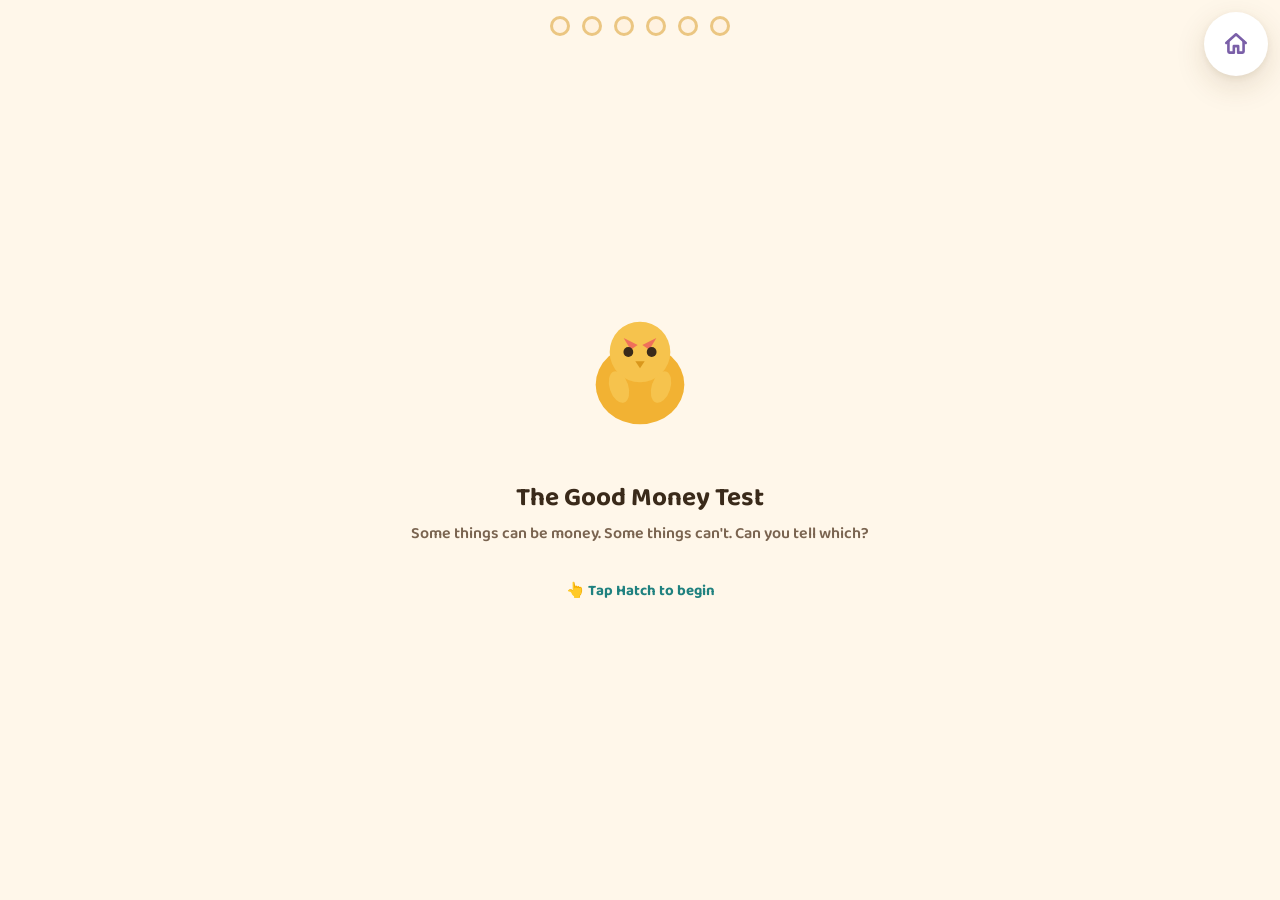
<file: drag.html>
<!DOCTYPE html>
<html lang="en">
<head>
<meta charset="UTF-8">
<meta name="viewport" content="width=device-width, initial-scale=1.0, maximum-scale=1.0, user-scalable=no">
<title>The Good Money Test — Wisdom Hatch Kids</title>
<link rel="preconnect" href="https://fonts.googleapis.com">
<link href="https://fonts.googleapis.com/css2?family=Baloo+2:wght@500;600;700;800&display=swap" rel="stylesheet">
<style>
:root{
  --cream:#FFF7EA;  --cream2:#FFEFD8;  --ink:#3A2A1A;   --ink2:#7A6450;
  --gold:#F2B233;   --gold-d:#D9971C;  --teal:#2FA3A0;  --teal-d:#1F817F;
  --coral:#F0705A;  --coral-d:#D2523C; --plum:#7A5FA8;  --leaf:#6BA84F;
  --card:#FFFFFF;
  --shadow:0 10px 30px rgba(90,60,20,.15), 0 2px 6px rgba(90,60,20,.08);
  --shadow-lg:0 22px 60px rgba(90,60,20,.22);
  --r:26px;
}
*{box-sizing:border-box; -webkit-tap-highlight-color:transparent; user-select:none;}
html,body{margin:0;padding:0;height:100%;background:var(--cream);
  font-family:'Baloo 2','Nunito',system-ui,sans-serif; color:var(--ink); overflow:hidden; touch-action:none;}

#rotateGuard{position:fixed; inset:0; background:var(--cream); z-index:999;
  display:none; align-items:center; justify-content:center; flex-direction:column; gap:16px; text-align:center; padding:24px;}
@media (orientation:portrait){ #rotateGuard{display:flex;} #app{display:none;} }
#rotateGuard svg{width:120px;height:120px;}
#rotateGuard p{font-size:20px; font-weight:700; color:var(--ink2); max-width:280px;}

#app{position:relative; width:100vw; height:100vh; overflow:hidden;}
.screen{position:absolute; inset:0; display:none; flex-direction:column; align-items:center;
  justify-content:center; padding:20px; opacity:0; transition:opacity .35s ease;}
.screen.on{display:flex; opacity:1;}

.hud{position:absolute; top:16px; left:0; right:0; display:flex; align-items:center;
  justify-content:center; gap:12px; z-index:5;}
.dot{width:20px;height:20px;border-radius:50%; background:var(--cream2); border:3px solid var(--gold-d);
  opacity:.5; transition:all .4s ease;}
.dot.lit{opacity:1; background:var(--gold); box-shadow:0 0 0 4px rgba(242,178,51,.22);}

.homeBtn{position:absolute; top:12px; right:12px; width:56px;height:56px; min-width:64px;min-height:64px;
  border-radius:50%; background:var(--card); box-shadow:var(--shadow); border:none; display:flex;
  align-items:center; justify-content:center; cursor:pointer; z-index:6;}
.homeBtn svg{width:26px;height:26px;}

.gold-panel{display:inline-block; background:var(--cream); border:3px solid var(--gold);
  border-radius:16px; padding:10px 22px; font-weight:800; font-size:22px; color:var(--gold-d);
  box-shadow:0 4px 0 var(--gold-d); letter-spacing:.5px;}
.card{background:var(--card); border-radius:var(--r); box-shadow:var(--shadow-lg);
  padding:28px 32px; max-width:600px; width:100%; text-align:center;}

/* start */
#screen-start .hatchWrap{cursor:pointer; padding:20px; border-radius:50%; transition:transform .25s ease;}
#screen-start .hatchWrap:active{transform:scale(.94);}
#screen-start h1{font-size:26px; margin:6px 0 2px;}
#screen-start p.sub{color:var(--ink2); font-weight:600; margin:0 0 18px; font-size:16px;}
.tapHint{font-size:15px; color:var(--teal-d); font-weight:700; animation:pulse 1.8s infinite ease-in-out;}
@keyframes pulse{0%,100%{opacity:.55;}50%{opacity:1;}}

/* play screen layout */
#screen-play{justify-content:flex-start; padding-top:54px;}
.prompt{background:var(--cream2); border-radius:20px; padding:12px 20px; max-width:560px;
  font-size:17px; font-weight:700; color:var(--ink); box-shadow:var(--shadow); margin-bottom:14px;
  display:flex; align-items:center; gap:12px;}
.prompt .spk{width:40px;height:40px;min-width:44px;min-height:44px; border-radius:50%; background:var(--gold);
  border:none; display:flex; align-items:center; justify-content:center; cursor:pointer; flex-shrink:0;}
.prompt .spk svg{width:20px;height:20px;}

.cart{display:flex; gap:16px; justify-content:center; flex-wrap:wrap; min-height:118px;
  align-items:center; margin-bottom:20px; max-width:760px;}
.obj{width:96px;height:96px; min-width:64px;min-height:64px; border-radius:22px; background:var(--card);
  box-shadow:var(--shadow); display:flex; align-items:center; justify-content:center; cursor:grab;
  transition:transform .18s ease, box-shadow .18s ease; position:relative;}
.obj svg{width:66px;height:66px; pointer-events:none;}
.obj.dragging{pointer-events:none; z-index:200; cursor:grabbing; box-shadow:var(--shadow-lg);}
.obj.selected{transform:translateY(-8px) scale(1.06); box-shadow:0 0 0 4px var(--teal), var(--shadow-lg);}
.obj.snapback{transition:transform .35s cubic-bezier(.34,1.4,.6,1);}
.obj.placed{width:52px;height:52px; box-shadow:none; cursor:default; background:transparent;}
.obj.placed svg{width:44px;height:44px;}

.bins{display:flex; gap:26px; justify-content:center; width:100%; max-width:820px;}
.bin{flex:1; max-width:360px; min-height:180px; border-radius:var(--r); border:4px dashed transparent;
  padding:14px; display:flex; flex-direction:column; align-items:center; gap:8px; transition:all .2s ease;}
.bin.could{background:rgba(242,178,51,.13); border-color:rgba(217,151,28,.4);}
.bin.couldnt{background:rgba(122,95,168,.10); border-color:rgba(122,95,168,.35);}
.bin.hot{border-style:solid; transform:scale(1.02); box-shadow:var(--shadow);}
.bin.hint{animation:binBreathe 1.6s ease-in-out infinite;}
@keyframes binBreathe{0%,100%{transform:scale(1);}50%{transform:scale(1.03);}}
.binHead{display:flex; align-items:center; gap:8px; font-weight:800; font-size:16px;}
.binHead svg{width:28px;height:28px;}
.bin.could .binHead{color:var(--gold-d);}
.bin.couldnt .binHead{color:var(--plum);}
.binTray{display:flex; gap:8px; flex-wrap:wrap; justify-content:center; align-items:center; margin-top:4px;}

.revealLine{font-size:17px; font-weight:700; max-width:600px; text-align:center; margin:14px 0 2px;
  min-height:46px; color:var(--ink);}

/* failure animations — the teaching (§6.5) */
.obj.melt svg{animation:melt 1.3s ease forwards;}
@keyframes melt{0%{transform:scaleY(1);}60%{transform:scaleY(.55) translateY(14px);opacity:.7;}100%{transform:scaleY(.12) translateY(30px);opacity:0;}}
.obj.rot svg{animation:rot 1.4s ease forwards;}
@keyframes rot{0%{filter:none;}100%{filter:sepia(1) brightness(.55) contrast(.8);transform:scale(.82) rotate(-6deg);opacity:.55;}}
.obj.multiply svg{animation:jiggle .5s ease;}
@keyframes jiggle{0%,100%{transform:rotate(0);}25%{transform:rotate(-10deg);}75%{transform:rotate(10deg);}}
.miniLeaf{position:absolute; width:26px;height:26px; opacity:0;}
.obj.shine svg{animation:shine 1s ease;}
@keyframes shine{0%{filter:none;}50%{filter:drop-shadow(0 0 10px var(--gold)) brightness(1.2);}100%{filter:none;}}
.sparkle{position:absolute; width:14px;height:14px; pointer-events:none; opacity:0;}
.obj.shine .sparkle{animation:spark 1s ease;}
@keyframes spark{0%{opacity:0;transform:scale(0);}40%{opacity:1;transform:scale(1);}100%{opacity:0;transform:scale(1.4);}}

@media (prefers-reduced-motion: reduce){ *{animation:none !important; transition:none !important;} }
</style>
</head>
<body>

<div id="rotateGuard">
  <svg viewBox="0 0 100 100"><rect x="30" y="10" width="40" height="70" rx="8" fill="#F2B233" stroke="#D9971C" stroke-width="3"/><path d="M50 88 L58 78 L42 78 Z" fill="#3A2A1A"/></svg>
  <p>Turn the tablet sideways to play!</p>
</div>

<div id="app">
  <button class="homeBtn" onclick="location.reload()" aria-label="Home">
    <svg viewBox="0 0 24 24" fill="none" stroke="#7A5FA8" stroke-width="2.4" stroke-linecap="round" stroke-linejoin="round"><path d="M3 11l9-8 9 8"/><path d="M5 10v9a1 1 0 001 1h4v-6h4v6h4a1 1 0 001-1v-9"/></svg>
  </button>

  <div class="hud" id="hud"></div>

  <!-- START -->
  <div class="screen on" id="screen-start">
    <div class="hatchWrap" id="hatchTap" role="button" aria-label="Tap to start">
      <svg viewBox="0 0 120 120" width="140" height="140">
        <ellipse cx="60" cy="70" rx="38" ry="34" fill="#F2B233"/>
        <circle cx="60" cy="42" r="26" fill="#F6C34D"/>
        <path d="M52 40 L46 30 L58 36 Z" fill="#F0705A"/>
        <path d="M68 40 L74 30 L62 36 Z" fill="#F0705A"/>
        <circle cx="50" cy="42" r="4.2" fill="#3A2A1A"/>
        <circle cx="70" cy="42" r="4.2" fill="#3A2A1A"/>
        <path d="M56 50 L64 50 L60 56 Z" fill="#D9971C"/>
        <ellipse cx="42" cy="72" rx="8" ry="14" fill="#F6C34D" transform="rotate(-18 42 72)"/>
        <ellipse cx="78" cy="72" rx="8" ry="14" fill="#F6C34D" transform="rotate(18 78 72)"/>
      </svg>
    </div>
    <h1>The Good Money Test</h1>
    <p class="sub">Some things can be money. Some things can't. Can you tell which?</p>
    <p class="tapHint">👆 Tap Hatch to begin</p>
  </div>

  <!-- PLAY -->
  <div class="screen" id="screen-play">
    <div class="prompt">
      <button class="spk" id="promptSpk" aria-label="Hear again">
        <svg viewBox="0 0 24 24" fill="none" stroke="#3A2A1A" stroke-width="2.2" stroke-linecap="round" stroke-linejoin="round"><path d="M11 5L6 9H2v6h4l5 4V5z"/><path d="M15.5 8.5a5 5 0 010 7"/></svg>
      </button>
      <span id="promptText">Drag each thing to where it belongs. Could it be money?</span>
    </div>

    <div class="cart" id="cart"></div>

    <div class="bins">
      <div class="bin could" id="binCould" data-could="1">
        <div class="binHead">
          <svg viewBox="0 0 24 24" fill="none" stroke="#D9971C" stroke-width="2.6" stroke-linecap="round" stroke-linejoin="round"><path d="M20 6L9 17l-5-5"/></svg>
          Could be money
        </div>
        <div class="binTray" id="trayCould"></div>
      </div>
      <div class="bin couldnt" id="binCouldnt" data-could="0">
        <div class="binHead">
          <svg viewBox="0 0 24 24" fill="none" stroke="#7A5FA8" stroke-width="2.4" stroke-linecap="round" stroke-linejoin="round"><path d="M18 6L6 18M6 6l12 12"/></svg>
          Couldn't be money
        </div>
        <div class="binTray" id="trayCouldnt"></div>
      </div>
    </div>

    <p class="revealLine" id="revealLine"></p>
  </div>

  <!-- END -->
  <div class="screen" id="screen-end">
    <div class="card">
      <span class="gold-panel">GOOD MONEY</span>
      <h2 style="font-size:23px;margin:6px 0 2px;">Good money lasts, and stays the same</h2>
      <p style="color:var(--ink2);font-weight:600;font-size:16px;max-width:440px;margin:8px auto;">
        Things that melt, or rot, or that everyone can grab for free — they can't be money.
        Good money doesn't break, and it's a little bit special.</p>
      <button class="replayBtn" id="replayBtn" style="margin-top:14px;min-height:64px;padding:0 34px;border-radius:32px;border:none;background:var(--teal);color:#fff;font-family:inherit;font-weight:800;font-size:17px;box-shadow:0 6px 0 var(--teal-d);cursor:pointer;">Play Again</button>
    </div>
  </div>
</div>

<script>
/* ===== AUDIO (§9.2 signature; dev fallback only) ===== */
let audioUnlocked=false;
function say(text,opts={}){
  if(!audioUnlocked||!('speechSynthesis'in window))return;
  window.speechSynthesis.cancel();
  const u=new SpeechSynthesisUtterance(text);
  u.rate=opts.rate||0.95; u.pitch=opts.pitch||1.05;
  window.speechSynthesis.speak(u);
}
function unlockAudio(){audioUnlocked=true;
  if('speechSynthesis'in window){window.speechSynthesis.speak(new SpeechSynthesisUtterance(''));}}

function go(id){
  document.querySelectorAll('.screen').forEach(s=>s.classList.remove('on'));
  document.getElementById('screen-'+id).classList.add('on');
}

/* ===== OBJECT ART (placeholders — swap for AssetLibrary) ===== */
const ART = {
  coin:`<svg viewBox="0 0 60 60"><circle cx="30" cy="30" r="26" fill="#D9971C"/><circle cx="30" cy="30" r="21" fill="#F6C34D"/><circle cx="30" cy="27" r="9" fill="none" stroke="#8A5A12" stroke-width="2.4"/><circle cx="26" cy="26" r="1.6" fill="#8A5A12"/><circle cx="34" cy="26" r="1.6" fill="#8A5A12"/><path d="M26 31 Q30 34 34 31" stroke="#8A5A12" stroke-width="2" fill="none" stroke-linecap="round"/></svg>`,
  shell:`<svg viewBox="0 0 60 60"><path d="M30 8 Q54 26 48 50 L12 50 Q6 26 30 8 Z" fill="#F3C9A8"/><path d="M30 10 L30 50 M22 14 L18 50 M38 14 L42 50 M15 24 L11 50 M45 24 L49 50" stroke="#D99A6C" stroke-width="2" fill="none"/></svg>`,
  gold:`<svg viewBox="0 0 60 60"><path d="M12 40 L48 40 L44 26 L16 26 Z" fill="#F6C34D" stroke="#D9971C" stroke-width="2"/><path d="M16 26 L20 20 L40 20 L44 26" fill="#FBD97A" stroke="#D9971C" stroke-width="2"/><path d="M40 20 L44 26 L44 40" fill="#E0A93C"/></svg>`,
  ice:`<svg viewBox="0 0 60 60"><rect x="16" y="16" width="28" height="28" rx="6" fill="#BFE6F2" stroke="#8FD3E8" stroke-width="2"/><path d="M22 22 L30 30 M34 22 L26 34" stroke="#fff" stroke-width="2.5" stroke-linecap="round" opacity=".8"/></svg>`,
  mango:`<svg viewBox="0 0 60 60"><ellipse cx="30" cy="34" rx="18" ry="20" fill="#F2A833"/><ellipse cx="24" cy="28" rx="6" ry="8" fill="#F6C34D" opacity=".7"/><path d="M30 15 Q34 8 40 10" stroke="#6BA84F" stroke-width="3" fill="none" stroke-linecap="round"/><path d="M30 15 Q28 9 22 9" stroke="#6BA84F" stroke-width="2" fill="none" stroke-linecap="round"/></svg>`,
  leaf:`<svg viewBox="0 0 60 60"><path d="M30 8 Q52 22 30 52 Q8 22 30 8 Z" fill="#6BA84F"/><path d="M30 12 L30 48" stroke="#4E8038" stroke-width="2"/><path d="M30 22 L40 20 M30 30 L42 30 M30 22 L20 20 M30 30 L18 30" stroke="#4E8038" stroke-width="1.6"/></svg>`
};

/* ===== OBJECTS — 3 could / 3 couldn't. Failure animation carries the teaching. ===== */
const OBJECTS = [
  {id:'coin',  could:true,  drop:'shine',    line:"A coin doesn't break and stays the same. That's good money!"},
  {id:'shell', could:true,  drop:'shine',    line:"A shell is hard and lasts a long time. It can be money!"},
  {id:'gold',  could:true,  drop:'shine',    line:"Gold doesn't rot or break. That's why people used it as money!"},
  {id:'ice',   could:false, drop:'melt',     line:"Oh no — the ice melted away! It couldn't last, so it can't be money."},
  {id:'mango', could:false, drop:'rot',      line:"The mango went soft and rotten! It couldn't last, so it can't be money."},
  {id:'leaf',  could:false, drop:'multiply', line:"Leaves are everywhere! If everyone can grab as many as they like, it can't be money."}
];

const PROMPT = "Drag each thing to where it belongs. Could it be money?";
let placedCount=0;
let selected=null;      // {el,obj} for tap-then-tap
let drag=null;          // active drag state
let idleTimer=null;

function buildHud(){
  const hud=document.getElementById('hud'); hud.innerHTML='';
  OBJECTS.forEach((o,i)=>{const d=document.createElement('div');d.className='dot';d.id='dot'+i;hud.appendChild(d);});
}
function litHud(){
  for(let i=0;i<placedCount;i++) document.getElementById('dot'+i).classList.add('lit');
}

function shuffle(a){for(let i=a.length-1;i>0;i--){const j=Math.floor(Math.random()*(i+1));[a[i],a[j]]=[a[j],a[i]];}return a;}

function buildRound(){
  placedCount=0; selected=null; drag=null;
  document.getElementById('trayCould').innerHTML='';
  document.getElementById('trayCouldnt').innerHTML='';
  document.getElementById('revealLine').textContent='';
  document.getElementById('promptText').textContent=PROMPT;
  buildHud();

  const cart=document.getElementById('cart');
  cart.innerHTML='';
  shuffle([...OBJECTS]).forEach(o=>{
    const el=document.createElement('div');
    el.className='obj';
    el.setAttribute('role','button');
    el.setAttribute('aria-label','a '+o.id);
    el.innerHTML=ART[o.id]+'<span class="sparkle" style="top:6px;right:8px;">✨</span>';
    el.addEventListener('pointerdown', e=>onDown(e,el,o));
    cart.appendChild(el);
  });

  say(PROMPT);
  restartIdle();
}

function restartIdle(){
  clearTimeout(idleTimer);
  idleTimer=setTimeout(hint, 8000);
}
function hint(){
  // gentle, bounded: breathe the correct bin for the first unplaced object (§8.5 spirit)
  const first=[...document.querySelectorAll('.obj:not(.placed)')][0];
  if(!first) return;
  const o=OBJECTS.find(x=>first.getAttribute('aria-label')==='a '+x.id);
  const bin=document.getElementById(o.could?'binCould':'binCouldnt');
  bin.classList.add('hint');
  say("Try dragging this one. Where do you think it goes?");
  setTimeout(()=>bin.classList.remove('hint'), 3200);
  restartIdle();
}

/* ===== DRAG (Pointer Events; 12px threshold; tap-then-tap fallback) ===== */
function onDown(e, el, o){
  if(el.classList.contains('placed')) return;
  e.preventDefault();
  clearTimeout(idleTimer);
  drag={el,o,startX:e.clientX,startY:e.clientY,moved:false};
  window.addEventListener('pointermove', onMove);
  window.addEventListener('pointerup', onUp);
}
function onMove(e){
  if(!drag) return;
  const dx=e.clientX-drag.startX, dy=e.clientY-drag.startY;
  if(!drag.moved && Math.hypot(dx,dy)>12){
    drag.moved=true;
    drag.el.classList.add('dragging');
    if(selected){ selected.el.classList.remove('selected'); selected=null; }
  }
  if(drag.moved){
    drag.el.style.transform=`translate(${dx}px, ${dy}px) scale(1.08)`;
    highlightBinUnder(e.clientX, e.clientY);
  }
}
function onUp(e){
  window.removeEventListener('pointermove', onMove);
  window.removeEventListener('pointerup', onUp);
  if(!drag) return;
  const {el,o,moved}=drag;
  if(moved){
    const bin=binUnder(e.clientX, e.clientY);
    clearBinHot();
    if(bin){ tryPlace(o, el, bin.dataset.could==='1'); }
    else { snapBack(el); }
  } else {
    toggleSelect(o, el);   // it was a tap
  }
  drag=null;
  restartIdle();
}

function binUnder(x,y){
  const elu=document.elementFromPoint(x,y);
  return elu ? elu.closest('.bin') : null;
}
function highlightBinUnder(x,y){
  clearBinHot();
  const b=binUnder(x,y);
  if(b) b.classList.add('hot');
}
function clearBinHot(){ document.querySelectorAll('.bin').forEach(b=>b.classList.remove('hot')); }

function snapBack(el){
  el.classList.add('snapback');
  el.classList.remove('dragging');
  el.style.transform='';
  setTimeout(()=>el.classList.remove('snapback'), 380);
}

/* ===== tap-then-tap ===== */
function toggleSelect(o, el){
  if(selected && selected.el===el){
    el.classList.remove('selected'); selected=null; return;
  }
  if(selected) selected.el.classList.remove('selected');
  selected={el,o};
  el.classList.add('selected');
  say('a '+o.id);
}
document.getElementById('binCould').addEventListener('click', ()=>binTap(true));
document.getElementById('binCouldnt').addEventListener('click', ()=>binTap(false));
function binTap(isCould){
  if(!selected) return;
  const {o,el}=selected;
  el.classList.remove('selected');
  selected=null;
  tryPlace(o, el, isCould);
}

/* ===== placement decision ===== */
function tryPlace(o, el, intoCould){
  const correct = (o.could === intoCould);
  el.classList.remove('dragging');
  el.style.transform='';

  if(!correct){
    // WRONG — silent. no red, no sound, no counter (§14). Just springs home.
    snapBack(el);
    return;
  }

  // CORRECT — move into the bin tray, play the object's own animation (the teaching)
  const tray=document.getElementById(intoCould?'trayCould':'trayCouldnt');
  el.classList.add('placed');
  el.style.transform='';
  tray.appendChild(el);

  // trigger the drop animation
  el.classList.add(o.drop);
  if(o.drop==='multiply') spawnLeaves(el);

  document.getElementById('revealLine').textContent=o.line;
  say(o.line);

  placedCount++;
  litHud();

  if(placedCount>=OBJECTS.length){
    setTimeout(()=>{ go('end'); say("Good money lasts, and stays the same."); }, 1600);
  }
}

function spawnLeaves(el){
  for(let i=0;i<5;i++){
    const lf=document.createElement('span');
    lf.className='miniLeaf';
    lf.innerHTML=ART.leaf;
    el.appendChild(lf);
    const ang=(i/5)*Math.PI*2, dist=34+Math.random()*10;
    lf.animate([
      {transform:'translate(0,0) scale(.3)', opacity:0},
      {transform:`translate(${Math.cos(ang)*dist}px, ${Math.sin(ang)*dist}px) scale(.7)`, opacity:.9, offset:.6},
      {transform:`translate(${Math.cos(ang)*dist*1.4}px, ${Math.sin(ang)*dist*1.4}px) scale(.5)`, opacity:0}
    ], {duration:1100, easing:'ease-out'});
  }
}

document.getElementById('promptSpk').addEventListener('click', ()=>say(PROMPT));
document.getElementById('replayBtn').addEventListener('click', ()=>{ go('start'); });
document.getElementById('hatchTap').addEventListener('click', ()=>{
  unlockAudio();
  say("The Good Money Test! Some things can be money. Some things can't. Let's find out.");
  go('play');
  buildRound();
});

buildHud();
</script>
</body>
</html>
</file>
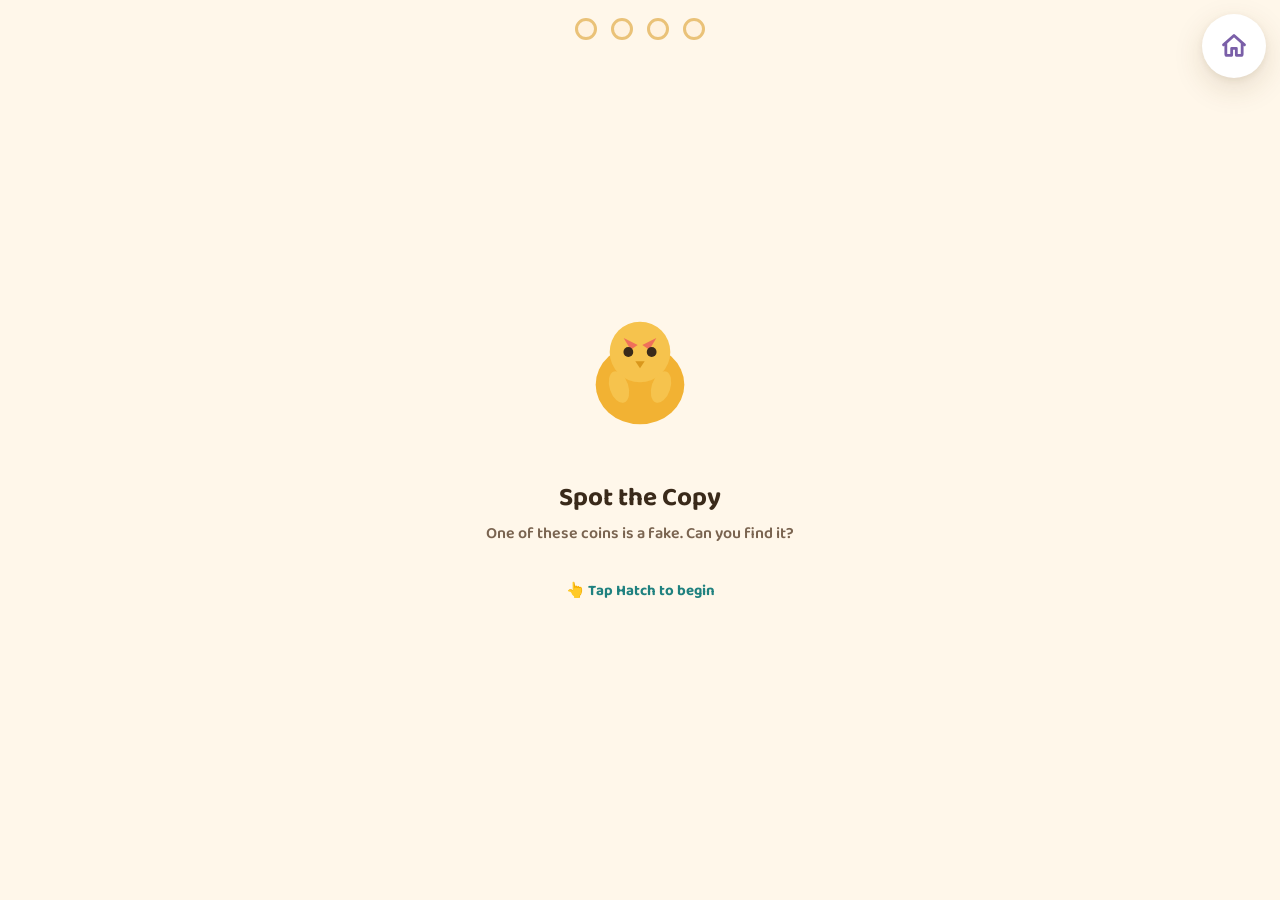
<file: mcq.html>
<!DOCTYPE html>
<html lang="en">
<head>
<meta charset="UTF-8">
<meta name="viewport" content="width=device-width, initial-scale=1.0, maximum-scale=1.0, user-scalable=no">
<title>Spot the Copy — Wisdom Hatch Kids</title>
<link rel="preconnect" href="https://fonts.googleapis.com">
<link href="https://fonts.googleapis.com/css2?family=Baloo+2:wght@500;600;700;800&display=swap" rel="stylesheet">
<style>
:root{
  --cream:#FFF7EA;  --cream2:#FFEFD8;  --ink:#3A2A1A;   --ink2:#7A6450;
  --gold:#F2B233;   --gold-d:#D9971C;  --teal:#2FA3A0;  --teal-d:#1F817F;
  --coral:#F0705A;  --coral-d:#D2523C; --plum:#7A5FA8;  --leaf:#6BA84F;
  --card:#FFFFFF;
  --shadow:0 10px 30px rgba(90,60,20,.15), 0 2px 6px rgba(90,60,20,.08);
  --shadow-lg:0 22px 60px rgba(90,60,20,.22);
  --r:26px;
}
*{box-sizing:border-box; -webkit-tap-highlight-color:transparent; user-select:none;}
html,body{margin:0;padding:0;height:100%;background:var(--cream);
  font-family:'Baloo 2','Nunito',system-ui,sans-serif; color:var(--ink); overflow:hidden;}

#rotateGuard{position:fixed; inset:0; background:var(--cream); z-index:999;
  display:none; align-items:center; justify-content:center; flex-direction:column; gap:16px; text-align:center; padding:24px;}
@media (orientation:portrait){ #rotateGuard{display:flex;} #app{display:none;} }
#rotateGuard svg{width:120px;height:120px;}
#rotateGuard p{font-size:20px; font-weight:700; color:var(--ink2); max-width:280px;}

#app{position:relative; width:100vw; height:100vh; overflow:hidden;}
.screen{position:absolute; inset:0; display:none; flex-direction:column; align-items:center;
  justify-content:center; padding:24px; opacity:0; transition:opacity .35s ease;}
.screen.on{display:flex; opacity:1;}

.hud{position:absolute; top:18px; left:0; right:0; display:flex; align-items:center;
  justify-content:center; gap:14px; z-index:5;}
.dot{width:22px;height:22px;border-radius:50%; background:var(--cream2); border:3px solid var(--gold-d);
  opacity:.55; transition:all .4s ease;}
.dot.lit{opacity:1; background:var(--gold); box-shadow:0 0 0 4px rgba(242,178,51,.25);}
.dot.current{transform:scale(1.15); box-shadow:0 0 0 6px rgba(47,163,160,.25); border-color:var(--teal-d);}

.homeBtn{position:absolute; top:14px; right:14px; width:56px;height:56px; min-width:64px;min-height:64px;
  border-radius:50%; background:var(--card); box-shadow:var(--shadow); border:none; display:flex;
  align-items:center; justify-content:center; cursor:pointer; z-index:6;}
.homeBtn svg{width:28px;height:28px;}

.card{background:var(--card); border-radius:var(--r); box-shadow:var(--shadow-lg);
  padding:28px 32px; max-width:640px; width:100%; text-align:center;}
.gold-panel{display:inline-block; background:var(--cream); border:3px solid var(--gold);
  border-radius:16px; padding:10px 22px; font-weight:800; font-size:22px; color:var(--gold-d);
  box-shadow:0 4px 0 var(--gold-d); letter-spacing:.5px;}

/* start */
#screen-start .hatchWrap{cursor:pointer; padding:20px; border-radius:50%; transition:transform .25s ease;}
#screen-start .hatchWrap:active{transform:scale(.94);}
#screen-start h1{font-size:26px; margin:6px 0 2px; color:var(--ink);}
#screen-start p.sub{color:var(--ink2); font-weight:600; margin:0 0 18px; font-size:16px;}
.tapHint{font-size:15px; color:var(--teal-d); font-weight:700; animation:pulse 1.8s infinite ease-in-out;}
@keyframes pulse{0%,100%{opacity:.55;}50%{opacity:1;}}

/* round */
.prompt{background:var(--cream2); border-radius:20px; padding:14px 22px; max-width:520px;
  font-size:18px; font-weight:700; color:var(--ink); box-shadow:var(--shadow); margin-bottom:26px;
  display:flex; align-items:center; gap:12px; position:relative;}
.prompt .spk{width:40px;height:40px;min-width:44px;min-height:44px; border-radius:50%; background:var(--gold);
  border:none; display:flex; align-items:center; justify-content:center; cursor:pointer; flex-shrink:0;}
.prompt .spk svg{width:20px;height:20px;}

.lineup{display:flex; gap:22px; flex-wrap:wrap; justify-content:center; max-width:920px;}
.coinBtn{width:118px; height:118px; min-width:64px; min-height:64px; border-radius:50%;
  border:5px solid transparent; background:transparent; cursor:pointer; padding:0;
  display:flex; align-items:center; justify-content:center; transition:transform .18s ease;}
.coinBtn:active{transform:scale(.94);}
.coinBtn svg{width:100%; height:100%; filter:drop-shadow(0 6px 10px rgba(90,60,20,.2));}
.coinBtn.correct{border-color:var(--gold); animation:foundIt .6s ease;}
@keyframes foundIt{0%{transform:scale(1);}40%{transform:scale(1.14);}100%{transform:scale(1.06);}}
.coinBtn.faded{opacity:.35; transform:scale(.9); pointer-events:none;}
.coinBtn.disabled{pointer-events:none;}
.coinBtn.hintPulse{animation:hintBreathe 1.6s ease-in-out infinite;}
@keyframes hintBreathe{0%,100%{transform:scale(1);}50%{transform:scale(1.08);}}

.revealLine{font-size:18px; font-weight:700; max-width:460px; text-align:center; margin:22px 0 4px;
  min-height:52px; color:var(--ink);}
.continueBtn{margin-top:8px; min-height:64px; min-width:64px; padding:0 30px; border-radius:32px;
  border:none; background:var(--gold); color:var(--ink); font-family:inherit; font-weight:800;
  font-size:17px; box-shadow:0 6px 0 var(--gold-d); cursor:pointer; display:none; align-items:center; gap:8px;}
.continueBtn.show{display:inline-flex; animation:popIn .3s ease;}
@keyframes popIn{from{opacity:0; transform:translateY(8px) scale(.95);} to{opacity:1; transform:none;}}
.continueBtn:active{transform:translateY(3px); box-shadow:0 3px 0 var(--gold-d);}

/* end */
#screen-end h2{font-size:24px; margin:6px 0 2px;}
#screen-end p{color:var(--ink2); font-weight:600; font-size:16px; max-width:440px; margin:6px auto;}
.replayBtn{margin-top:14px; min-height:64px; padding:0 34px; border-radius:32px; border:none;
  background:var(--teal); color:#fff; font-family:inherit; font-weight:800; font-size:17px;
  box-shadow:0 6px 0 var(--teal-d); cursor:pointer;}
.replayBtn:active{transform:translateY(3px); box-shadow:0 3px 0 var(--teal-d);}

@media (prefers-reduced-motion: reduce){ *{animation:none !important; transition:none !important;} }
</style>
</head>
<body>

<div id="rotateGuard">
  <svg viewBox="0 0 100 100"><rect x="30" y="10" width="40" height="70" rx="8" fill="#F2B233" stroke="#D9971C" stroke-width="3"/><path d="M50 88 L58 78 L42 78 Z" fill="#3A2A1A"/></svg>
  <p>Turn the tablet sideways to play!</p>
</div>

<div id="app">
  <button class="homeBtn" onclick="location.reload()" aria-label="Home">
    <svg viewBox="0 0 24 24" fill="none" stroke="#7A5FA8" stroke-width="2.4" stroke-linecap="round" stroke-linejoin="round"><path d="M3 11l9-8 9 8"/><path d="M5 10v9a1 1 0 001 1h4v-6h4v6h4a1 1 0 001-1v-9"/></svg>
  </button>

  <div class="hud" id="hud"></div>

  <!-- START -->
  <div class="screen on" id="screen-start">
    <div class="hatchWrap" id="hatchTap" role="button" aria-label="Tap to start">
      <svg viewBox="0 0 120 120" width="140" height="140">
        <ellipse cx="60" cy="70" rx="38" ry="34" fill="#F2B233"/>
        <circle cx="60" cy="42" r="26" fill="#F6C34D"/>
        <path d="M52 40 L46 30 L58 36 Z" fill="#F0705A"/>
        <path d="M68 40 L74 30 L62 36 Z" fill="#F0705A"/>
        <circle cx="50" cy="42" r="4.2" fill="#3A2A1A"/>
        <circle cx="70" cy="42" r="4.2" fill="#3A2A1A"/>
        <path d="M56 50 L64 50 L60 56 Z" fill="#D9971C"/>
        <ellipse cx="42" cy="72" rx="8" ry="14" fill="#F6C34D" transform="rotate(-18 42 72)"/>
        <ellipse cx="78" cy="72" rx="8" ry="14" fill="#F6C34D" transform="rotate(18 78 72)"/>
      </svg>
    </div>
    <h1>Spot the Copy</h1>
    <p class="sub">One of these coins is a fake. Can you find it?</p>
    <p class="tapHint">👆 Tap Hatch to begin</p>
  </div>

  <!-- ROUND -->
  <div class="screen" id="screen-round">
    <div class="prompt" id="promptBox">
      <button class="spk" id="promptSpk" aria-label="Hear again">
        <svg viewBox="0 0 24 24" fill="none" stroke="#3A2A1A" stroke-width="2.2" stroke-linecap="round" stroke-linejoin="round"><path d="M11 5L6 9H2v6h4l5 4V5z"/><path d="M15.5 8.5a5 5 0 010 7"/></svg>
      </button>
      <span id="promptText">Find the fake coin</span>
    </div>
    <div class="lineup" id="lineup"></div>
    <p class="revealLine" id="revealLine"></p>
    <button class="continueBtn" id="continueBtn">Next</button>
  </div>

  <!-- END -->
  <div class="screen" id="screen-end">
    <div class="card">
      <span class="gold-panel">FAKE</span>
      <h2>Good money is very hard to copy</h2>
      <p>A fake always has something a little bit wrong. Real money is made so carefully that copies never quite match — that's part of what makes it good money.</p>
      <button class="replayBtn" id="replayBtn">Play Again</button>
    </div>
  </div>
</div>

<script>
/* ===== AUDIO (§9.2 signature; dev fallback only) ===== */
let audioUnlocked=false;
function say(text,opts={}){
  if(!audioUnlocked||!('speechSynthesis'in window))return;
  window.speechSynthesis.cancel();
  const u=new SpeechSynthesisUtterance(text);
  u.rate=opts.rate||0.95; u.pitch=opts.pitch||1.05;
  window.speechSynthesis.speak(u);
}
function unlockAudio(){audioUnlocked=true;
  if('speechSynthesis'in window){window.speechSynthesis.speak(new SpeechSynthesisUtterance(''));}}

function go(id){
  document.querySelectorAll('.screen').forEach(s=>s.classList.remove('on'));
  document.getElementById('screen-'+id).classList.add('on');
}

/* ===== COIN RENDERER =====
   A coin is drawn from a spec. The "real" coins in a round are identical.
   The fake carries exactly ONE flaw so the difference is findable, not guessable. */
function coinSVG(spec){
  const {face, rim, flaw} = spec;
  // base geometry
  let dots = '';
  const dotCount = flaw==='fewerdots' ? 8 : 12;
  for(let i=0;i<dotCount;i++){
    const a = (i/dotCount)*Math.PI*2;
    const x = 60 + Math.cos(a)*44, y = 60 + Math.sin(a)*44;
    dots += `<circle cx="${x.toFixed(1)}" cy="${y.toFixed(1)}" r="2.4" fill="${rim}"/>`;
  }
  // lion face (canon: "a king put a lion's head on it")
  const lion = `
    <circle cx="60" cy="58" r="20" fill="none" stroke="${face}" stroke-width="3"/>
    <circle cx="53" cy="55" r="2.6" fill="${face}"/>
    <circle cx="67" cy="55" r="2.6" fill="${face}"/>
    <path d="M54 66 Q60 71 66 66" stroke="${face}" stroke-width="2.6" fill="none" stroke-linecap="round"/>
    <path d="M60 50 L60 44" stroke="${face}" stroke-width="2.6" stroke-linecap="round"/>`;
  // flaw application
  let outer = `<circle cx="60" cy="60" r="54" fill="${rim}"/>
               <circle cx="60" cy="60" r="47" fill="${spec.body}"/>`;
  let extra = '';
  if(flaw==='bite'){
    // a bite taken out of the edge — canon: "a boy bit a coin to check for one"
    extra = `<circle cx="102" cy="42" r="16" fill="var(--cream)"/>`;
  }
  if(flaw==='crack'){
    extra = `<path d="M60 14 L58 40 L64 60 L60 100" stroke="var(--cream)" stroke-width="3" fill="none"/>`;
  }
  if(flaw==='wonky'){
    // lion drawn off-centre and lopsided
    return `<svg viewBox="0 0 120 120">${outer}${dots}
      <g transform="translate(6,4) rotate(-8 60 58)">
        <circle cx="60" cy="58" r="18" fill="none" stroke="${face}" stroke-width="3"/>
        <circle cx="52" cy="56" r="2.6" fill="${face}"/>
        <circle cx="66" cy="52" r="2.6" fill="${face}"/>
        <path d="M53 65 Q60 68 67 64" stroke="${face}" stroke-width="2.6" fill="none" stroke-linecap="round"/>
      </g>${extra}</svg>`;
  }
  if(flaw==='pale'){
    outer = `<circle cx="60" cy="60" r="54" fill="${rim}" opacity=".45"/>
             <circle cx="60" cy="60" r="47" fill="${spec.body}" opacity=".45"/>`;
  }
  return `<svg viewBox="0 0 120 120">${outer}${dots}${lion}${extra}</svg>`;
}

/* ===== ROUNDS =====
   Each round: N identical real coins + 1 fake with a single visible, nameable flaw.
   The flaw's name is what the child hears on reveal — that's the C4e teaching. */
const GOLD  = {body:'#F6C34D', rim:'#D9971C', face:'#8A5A12'};
const SILVER= {body:'#D8DEE4', rim:'#9AA5B0', face:'#5A6570'};
const COPPER= {body:'#E0A879', rim:'#B87A45', face:'#7A4A22'};

const ROUNDS = [
  { base:GOLD, count:4, flaw:'bite',
    ask:"Find the fake coin.",
    reason:"This one has a bite out of it. A real coin doesn't crumble — the fake was too soft!" },
  { base:SILVER, count:4, flaw:'wonky',
    ask:"One coin is a copy. Which one?",
    reason:"Look — its lion is all wonky. Whoever copied it couldn't get the picture right." },
  { base:COPPER, count:5, flaw:'fewerdots',
    ask:"Spot the fake.",
    reason:"This one is missing some little dots around the edge. The copy left them out." },
  { base:GOLD, count:5, flaw:'pale',
    ask:"Which coin is not the real one?",
    reason:"This one looks faded and pale. Real gold coins shine — the fake couldn't." }
];

let idx=0, solved=false, wrongCount=0, hintTimer=null;

function buildHud(){
  const hud=document.getElementById('hud'); hud.innerHTML='';
  ROUNDS.forEach((r,i)=>{const d=document.createElement('div');d.className='dot';d.id='dot'+i;hud.appendChild(d);});
}
function updateHud(){
  ROUNDS.forEach((r,i)=>{
    const d=document.getElementById('dot'+i);
    d.classList.toggle('lit', i<idx);
    d.classList.toggle('current', i===idx);
  });
}

function loadRound(){
  clearTimeout(hintTimer);
  solved=false; wrongCount=0;
  const r=ROUNDS[idx];
  updateHud();
  document.getElementById('promptText').textContent=r.ask;
  document.getElementById('revealLine').textContent='';
  document.getElementById('continueBtn').classList.remove('show');

  // build lineup: (count-... ) reals + 1 fake, shuffled
  const coins=[];
  for(let i=0;i<r.count-1;i++) coins.push({...r.base, flaw:null, real:true});
  coins.push({...r.base, flaw:r.flaw, real:false});
  shuffle(coins);

  const lineup=document.getElementById('lineup'); lineup.innerHTML='';
  coins.forEach(c=>{
    const b=document.createElement('button');
    b.className='coinBtn';
    b.setAttribute('aria-label','a coin');
    b.dataset.fake = c.real ? '0' : '1';
    b.innerHTML=coinSVG(c);
    b.onclick=()=>tapCoin(b,c);
    lineup.appendChild(b);
  });

  say(r.ask);
  startHintTimer();
}

function startHintTimer(){
  clearTimeout(hintTimer);
  // §8.5-style bounded ladder: idle → gentle nudge, never scold
  hintTimer=setTimeout(()=>hintStep(1), 7000);
}

function hintStep(step){
  if(solved) return;
  const r=ROUNDS[idx];
  if(step===1){
    say(r.ask); // repeat the ask
    hintTimer=setTimeout(()=>hintStep(2), 7000);
  } else if(step===2){
    // fade two REAL coins to narrow the field, leave the fake untouched
    const realBtns=[...document.querySelectorAll('.coinBtn')]
      .filter(b=>b.dataset.fake==='0' && !b.classList.contains('faded'));
    shuffle(realBtns);
    realBtns.slice(0,2).forEach(b=>b.classList.add('faded'));
    say("Look closely — one of these has something wrong.");
    hintTimer=setTimeout(()=>hintStep(3), 7000);
  } else if(step===3){
    // gently breathe the fake — guaranteed success, never counts
    const fakeBtn=[...document.querySelectorAll('.coinBtn')].find(b=>b.dataset.fake==='1');
    if(fakeBtn) fakeBtn.classList.add('hintPulse');
    say("This is the tricky one. Give it a tap!");
  }
}

function tapCoin(btn, coin){
  if(solved) return;
  if(coin.real){
    // WRONG — but silent. springs back, no sound, no red, no counter (§14)
    btn.style.transition='transform .18s ease';
    btn.style.transform='scale(.9)';
    setTimeout(()=>btn.style.transform='',180);
    wrongCount++;
    // advance the hint ladder a little sooner on a wrong tap
    clearTimeout(hintTimer);
    if(wrongCount>=2) hintStep(2);
    else hintTimer=setTimeout(()=>hintStep(2), 4000);
    return;
  }
  // CORRECT
  solved=true;
  clearTimeout(hintTimer);
  const r=ROUNDS[idx];
  document.querySelectorAll('.coinBtn').forEach(b=>{
    b.classList.remove('hintPulse');
    b.classList.add('disabled');
    if(b!==btn) b.classList.add('faded');
  });
  btn.classList.remove('faded');
  btn.classList.add('correct');

  document.getElementById('revealLine').textContent=r.reason;
  say(r.reason);

  const cont=document.getElementById('continueBtn');
  cont.classList.add('show');
  cont.textContent=(idx<ROUNDS.length-1)?'Next  ➜':'See what we learned  ➜';
}

document.getElementById('continueBtn').addEventListener('click',()=>{
  idx++;
  if(idx>=ROUNDS.length){ showEnd(); }
  else loadRound();
});

function showEnd(){
  updateHud();
  go('end');
  say("Good money is very hard to copy.");
}

document.getElementById('replayBtn').addEventListener('click',()=>{
  idx=0; go('start');
});

document.getElementById('promptSpk').addEventListener('click',()=>{
  say(ROUNDS[idx].ask);
});

document.getElementById('hatchTap').addEventListener('click',()=>{
  unlockAudio();
  say("Spot the Copy! One coin is a fake. Find the one that's not quite right.");
  buildHud();
  go('round');
  loadRound();
});

function shuffle(a){for(let i=a.length-1;i>0;i--){const j=Math.floor(Math.random()*(i+1));[a[i],a[j]]=[a[j],a[i]];}}

buildHud();
</script>
</body>
</html>
</file>
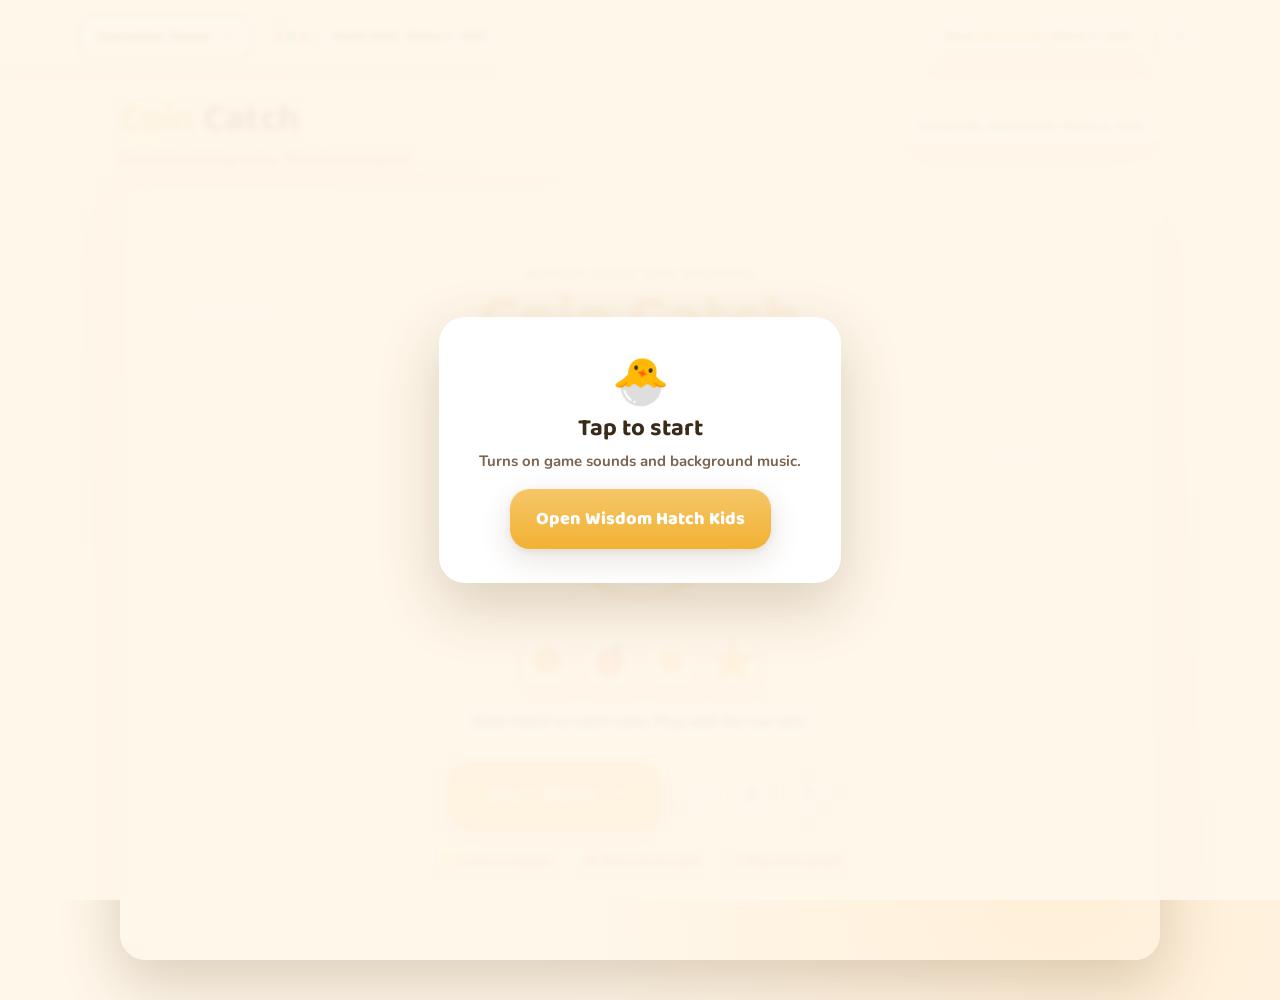
<file: style.html>
<!DOCTYPE html>
<html lang="en" data-font="baloo">
<head>
<meta charset="UTF-8">
<meta name="viewport" content="width=device-width, initial-scale=1, viewport-fit=cover">
<title>Wisdom Hatch Kids — Coin Catch</title>
<link rel="preconnect" href="https://fonts.googleapis.com">
<link rel="preconnect" href="https://fonts.gstatic.com" crossorigin>
<link href="https://fonts.googleapis.com/css2?family=Baloo+2:wght@500;600;700;800&family=Fredoka:wght@500;600;700&family=Quicksand:wght@500;600;700&family=Nunito:wght@600;700;800&family=Lilita+One&family=Chewy&family=Bungee&family=Grandstander:wght@600;700;800&family=Luckiest+Guy&display=swap" rel="stylesheet">
<style>
:root{
  --cream:#FFF7EA;--cream2:#FFEFD8;--ink:#3A2A1A;--ink2:#7A6450;
  --gold:#F2B233;--gold-d:#D9971C;--teal:#2FA3A0;--teal-d:#1F817F;
  --coral:#F0705A;--coral-d:#D2523C;--plum:#7A5FA8;--leaf:#6BA84F;
  --edge:#E7D6BC;--card:#FFFFFF;--shadow:0 10px 30px rgba(90,60,20,.15),0 2px 6px rgba(90,60,20,.08);--shadow-lg:0 22px 60px rgba(90,60,20,.22);
  --r:26px;--bodyfont:'Nunito',system-ui,sans-serif;--uifont:'Baloo 2',system-ui,sans-serif;--dispfont:'Baloo 2',system-ui,sans-serif;
}
*{box-sizing:border-box;-webkit-tap-highlight-color:transparent}html,body{margin:0}body{font-family:var(--bodyfont);color:var(--ink);background:var(--cream);background-image:radial-gradient(circle at 12% 8%,var(--cream2) 0,transparent 42%),radial-gradient(circle at 88% 92%,var(--cream2) 0,transparent 40%);padding:0 0 40px;line-height:1.35;transition:background-color .35s,color .35s}button{font-family:var(--uifont)}svg{display:block}:focus-visible{outline:3px solid var(--teal-d);outline-offset:3px;border-radius:6px}.visually-hidden{position:absolute;width:1px;height:1px;overflow:hidden;clip:rect(0 0 0 0);white-space:nowrap}

/* Theme customiser */
.controls{position:sticky;top:0;z-index:40;background:color-mix(in srgb,var(--cream) 90%,transparent);backdrop-filter:blur(14px);border-bottom:2px solid var(--edge);padding:8px clamp(12px,3vw,32px);margin-bottom:18px;transition:background-color .35s,border-color .35s}.controls-shell{max-width:1120px;margin:0 auto}.controls-compact{min-height:58px;display:flex;align-items:center;justify-content:space-between;gap:12px}.compact-left,.compact-right{display:flex;align-items:center;gap:10px;min-width:0}.theme-toggle{border:2px solid var(--teal);background:var(--card);color:var(--ink);border-radius:14px;min-height:44px;padding:8px 14px;font-family:var(--uifont);font-weight:800;font-size:14px;cursor:pointer;box-shadow:0 4px 12px rgba(0,0,0,.1);display:inline-flex;align-items:center;gap:8px;white-space:nowrap}.theme-toggle svg{transition:transform .2s}.controls.open .theme-toggle svg{transform:rotate(180deg)}.theme-summary{display:flex;align-items:center;gap:10px;min-width:0;background:color-mix(in srgb,var(--card) 86%,transparent);border:1px solid var(--edge);border-radius:14px;padding:7px 11px;color:var(--ink)}.theme-summary-dots{display:flex;gap:3px;flex:none}.theme-summary-dots i{width:10px;height:10px;border-radius:50%;border:1px solid rgba(0,0,0,.18)}.theme-summary-text{font-family:var(--uifont);font-size:13px;font-weight:800;white-space:nowrap;overflow:hidden;text-overflow:ellipsis;max-width:430px}.compact-icon{width:42px;height:42px;min-width:42px;border:2px solid var(--edge);border-radius:13px;background:var(--card);color:var(--ink);cursor:pointer;display:grid;place-items:center;box-shadow:0 3px 10px rgba(0,0,0,.08)}.controls-panel{display:grid;grid-template-rows:0fr;opacity:0;transition:grid-template-rows .26s ease,opacity .2s ease}.controls.open .controls-panel{grid-template-rows:1fr;opacity:1}.controls-panel-inner{overflow:hidden}.controls-grid{display:grid;grid-template-columns:minmax(0,1.4fr) minmax(0,1.4fr) minmax(190px,.65fr);gap:14px 18px;padding:12px 0 6px;max-height:min(68dvh,560px);overflow:auto;overscroll-behavior:contain}.controls-col{min-width:0}.controls-col.actions{display:flex;flex-direction:column;gap:12px}.ctl{display:flex;flex-direction:column;gap:6px}.ctl+.ctl{margin-top:12px}.ctl .lab{font-weight:800;font-size:11px;letter-spacing:.1em;text-transform:uppercase;color:var(--ink2)}.seg{display:flex;background:var(--cream2);border:1px solid var(--edge);border-radius:14px;padding:4px;gap:4px;flex-wrap:wrap}.seg button{position:relative;border:2px solid transparent;background:transparent;font-weight:800;font-size:14px;color:var(--ink2);padding:8px 12px;border-radius:11px;cursor:pointer;min-height:42px;transition:background .15s,color .15s,border-color .15s,box-shadow .15s;display:flex;flex-direction:column;align-items:flex-start;gap:1px;line-height:1.1}.seg button.on{background:var(--card);color:var(--ink);border-color:var(--teal);box-shadow:0 4px 12px rgba(0,0,0,.12);padding-right:31px}.seg button.on::after{content:'✓';position:absolute;top:7px;right:9px;width:17px;height:17px;border-radius:50%;display:grid;place-items:center;background:var(--teal);color:#fff;font-family:var(--bodyfont);font-size:11px}.seg button .fsub{font-family:var(--bodyfont);font-weight:800;font-size:9.5px;color:var(--ink2);text-transform:uppercase;letter-spacing:.05em}.dots{display:inline-flex;gap:3px;margin-bottom:2px}.dots i{width:9px;height:9px;border-radius:50%;display:inline-block;border:1px solid rgba(0,0,0,.16)}.quickrow{display:grid;grid-template-columns:1fr;gap:8px}.qbtn{border:2px solid var(--edge);border-radius:12px;padding:9px 13px;min-height:42px;font-weight:800;font-size:13px;cursor:pointer;background:var(--card);color:var(--ink);box-shadow:0 3px 10px rgba(0,0,0,.08);display:flex;align-items:center;gap:7px;justify-content:flex-start}.qbtn:active{transform:scale(.97)}.controls-close{display:none}
@media(max-width:900px){.controls-grid{grid-template-columns:1fr 1fr}.controls-col.actions{grid-column:1/-1}.quickrow{grid-template-columns:repeat(3,minmax(0,1fr))}}@media(max-width:640px){.controls{padding:7px 10px;margin-bottom:12px}.controls-compact{min-height:50px}.theme-summary-text{max-width:42vw}.compact-right .compact-icon{display:none}.controls-grid{grid-template-columns:1fr;padding-top:10px;max-height:min(72dvh,620px)}.controls-col.actions{grid-column:auto}.quickrow{grid-template-columns:1fr}.controls-close{display:flex}}

/* Game shell and shared themed controls */
.wrap{max-width:1120px;margin:0 auto;padding:0 clamp(14px,3.5vw,40px)}header.top{display:flex;justify-content:space-between;align-items:baseline;gap:10px;margin:4px 0}.top h1{font-family:var(--dispfont);font-size:clamp(24px,4vw,38px);margin:0}.top h1 .k{color:var(--gold-d)}.now{background:var(--card);border-radius:999px;padding:8px 16px;box-shadow:var(--shadow);font-family:var(--uifont);font-weight:800;font-size:13px;color:var(--ink2)}.now b{color:var(--gold-d)}.sub{color:var(--ink2);font-weight:700;font-size:15px;margin:2px 0 16px}.game-section{padding:0;overflow:hidden;border-radius:var(--r);box-shadow:var(--shadow-lg)}#gameRoot{position:relative;width:100%;min-height:620px;height:min(780px,86dvh);overflow:hidden;background:var(--cream);background-image:radial-gradient(circle at 10% 12%,var(--cream2) 0,transparent 40%),radial-gradient(circle at 90% 88%,var(--cream2) 0,transparent 40%);display:flex;flex-direction:column;transition:background-color .35s}#gameRoot:fullscreen,#gameRoot:-webkit-full-screen{height:100dvh;width:100vw;border-radius:0;padding:env(safe-area-inset-top) env(safe-area-inset-right) env(safe-area-inset-bottom) env(safe-area-inset-left)}.stagebg{position:absolute;inset:0;pointer-events:none;overflow:hidden;z-index:0}.deco{position:absolute;opacity:.7}.deco.cloud{animation:drift 22s linear infinite alternate}.gscreen{position:relative;z-index:1;flex:1;display:none;flex-direction:column;min-height:0;padding:clamp(14px,2.6vw,28px);opacity:0}.gscreen.on{display:flex;opacity:1;animation:screenIn .34s ease both}@keyframes screenIn{from{opacity:0;transform:translateY(8px)}to{opacity:1;transform:none}}
.btn{--bg:var(--gold);--bd:var(--gold-d);border:0;cursor:pointer;font-weight:800;color:#fff;min-height:60px;padding:0 26px;font-size:18px;display:inline-flex;align-items:center;gap:9px;border-radius:20px;transition:transform .1s,box-shadow .1s}.btn.lg{min-height:70px;font-size:22px;padding:0 38px;border-radius:24px}.btn.teal{--bg:var(--teal);--bd:var(--teal-d)}.btn.ghost{--bg:var(--card);--bd:var(--edge);color:var(--ink)}.icon-btn{--bg:var(--teal);--bd:var(--teal-d);border:0;color:#fff;width:48px;height:48px;min-width:48px;border-radius:16px;display:grid;place-items:center;cursor:pointer;transition:transform .1s,box-shadow .1s}.icon-btn.ghost{--bg:var(--card);--bd:var(--edge);color:var(--ink)}body.soft .btn,body.soft .icon-btn{background:var(--bg);background-image:linear-gradient(180deg,rgba(255,255,255,.26),rgba(255,255,255,0));box-shadow:var(--shadow)}body.soft .btn.ghost,body.soft .icon-btn.ghost{box-shadow:inset 0 0 0 3px var(--edge)}body.soft .btn:active,body.soft .icon-btn:active{transform:scale(.95)}body.chunky .btn{background:var(--bg);box-shadow:0 8px 0 var(--bd);padding-bottom:6px;border-radius:22px}body.chunky .btn.ghost{box-shadow:0 8px 0 var(--edge),inset 0 0 0 3px var(--ink)}body.chunky .btn:active{transform:translateY(7px);box-shadow:0 1px 0 var(--bd)}body.chunky .icon-btn{background:var(--bg);box-shadow:0 6px 0 var(--bd)}body.chunky .icon-btn.ghost{box-shadow:0 6px 0 var(--edge),inset 0 0 0 2px var(--ink)}

/* Hatch */
.mascot{width:100%;height:100%;position:relative}.mascot svg{width:100%;height:100%;overflow:visible}.m-body{fill:var(--gold)}.m-belly{fill:var(--cream)}.m-beak{fill:var(--coral-d)}.m-cheek{fill:var(--coral);opacity:.55}.m-eye{fill:var(--ink)}.m-wing{fill:var(--gold-d);transform-origin:center;transition:transform .25s ease}.m-shell{fill:var(--cream2);stroke:var(--edge);stroke-width:2}.m-eyes-happy{opacity:0;transition:opacity .2s}.m-eyes-normal{opacity:1;transition:opacity .2s}.mascot[data-state="happy"] .m-eyes-happy,.mascot[data-state="celebrating"] .m-eyes-happy{opacity:1}.mascot[data-state="happy"] .m-eyes-normal,.mascot[data-state="celebrating"] .m-eyes-normal{opacity:0}.mascot[data-state="celebrating"] .m-wing.left{transform:rotate(-55deg) translate(-4px,-6px)}.mascot[data-state="celebrating"] .m-wing.right{transform:rotate(55deg) translate(4px,-6px)}.mascot[data-state="shake"]{animation:shake .36s ease}.mascot .m-group{animation:bob 2.6s ease-in-out infinite}@keyframes bob{0%,100%{transform:translateY(0)}50%{transform:translateY(-6px)}}@keyframes drift{0%{transform:translateX(0)}100%{transform:translateX(30px)}}@keyframes shake{0%,100%{transform:translateX(0)}25%{transform:translateX(-8px)}75%{transform:translateX(8px)}}@keyframes pop{0%{transform:scale(.5);opacity:0}60%{transform:scale(1.16)}100%{transform:scale(1);opacity:1}}@keyframes squish{0%{transform:translate(-50%,0) scale(1)}45%{transform:translate(-50%,0) scale(1.35,.55)}100%{transform:translate(-50%,0) scale(.2);opacity:0}}.pop{animation:pop .32s ease}.squish{animation:squish .38s ease forwards}

/* Screens */
.hud-best{color:var(--ink2);font-family:var(--uifont);font-size:11px;font-weight:900;background:var(--cream2);border-radius:999px;padding:4px 7px;white-space:nowrap}.skip-video:focus-visible{background:var(--teal-d);border-color:#fff}
.video-screen{padding:0!important;background:var(--ink);align-items:stretch;justify-content:stretch}.video-screen video{width:100%;height:100%;object-fit:cover;min-height:0}.skip-video{position:absolute;right:18px;top:18px;z-index:3;min-height:42px;padding:0 16px;border:2px solid rgba(255,255,255,.7);border-radius:999px;background:rgba(0,0,0,.35);color:#fff;font-weight:800;cursor:pointer}.video-hint{position:absolute;left:50%;bottom:22px;transform:translateX(-50%);color:#fff;font-weight:800;background:rgba(0,0,0,.38);padding:8px 14px;border-radius:999px;white-space:nowrap}.start-screen{text-align:center;align-items:center;justify-content:center;overflow:auto}.brand-eyebrow{color:var(--teal-d);font-weight:900;letter-spacing:.16em;text-transform:uppercase;font-size:11px}.game-title{font-family:var(--dispfont);font-size:clamp(38px,7vw,68px);line-height:1;margin:5px 0;color:var(--gold-d)}.game-sub{color:var(--ink2);font-size:clamp(14px,2vw,18px);font-weight:800;margin:0 0 12px}.mascot-hero{width:clamp(150px,23vw,235px);height:clamp(150px,23vw,235px);margin:-4px auto 3px}.preview-row{display:flex;gap:10px;justify-content:center;margin:4px 0 13px}.preview-icon{width:52px;height:52px;border-radius:17px;background:color-mix(in srgb,var(--card) 74%,transparent);border:2px solid var(--edge);display:grid;place-items:center;box-shadow:var(--shadow)}.instruction{background:color-mix(in srgb,var(--teal) 10%,var(--card));border:2px solid color-mix(in srgb,var(--teal) 30%,transparent);border-radius:18px;padding:11px 18px;font-weight:800;font-size:14px;max-width:510px;margin-bottom:15px}.start-row{display:flex;gap:10px;align-items:center;justify-content:center;flex-wrap:wrap}.start-btn{animation:buttonBounce 2.4s ease-in-out infinite}@keyframes buttonBounce{0%,75%,100%{transform:translateY(0)}84%{transform:translateY(-5px)}}.mini-actions{display:flex;gap:8px}.reward-row,.summary-row{display:flex;justify-content:center;gap:8px;flex-wrap:wrap;margin-top:15px}.reward-chip,.summary-chip{background:var(--cream2);color:var(--ink2);border-radius:999px;padding:8px 12px;font-size:12px;font-weight:900}
.play-screen{padding:10px 14px 14px!important}.hud{flex:none;display:flex;align-items:center;gap:10px;min-height:58px;padding:8px 10px;background:var(--card);border-radius:22px;box-shadow:var(--shadow);border:2px solid transparent}.hud-left{display:flex;align-items:center;gap:8px;min-width:0}.hud-score{font-family:var(--uifont);font-weight:900;font-size:clamp(17px,2.2vw,23px);white-space:nowrap;transition:transform .18s}.hud-score.bump{transform:scale(1.22);color:var(--gold-d)}.hud-center{flex:1;min-width:70px;padding:0 8px}.sun-arc{position:relative;height:32px;display:flex;align-items:center}.sun-glow{position:absolute;width:75px;height:75px;left:0;top:-21px;border-radius:50%;background:radial-gradient(circle,color-mix(in srgb,var(--gold) 58%,transparent),transparent 68%);pointer-events:none}.sun-track{position:relative;width:100%;height:13px;border-radius:999px;background:var(--cream2);overflow:hidden;border:2px solid var(--edge)}.sun-progress{height:100%;width:0;border-radius:inherit;background:repeating-linear-gradient(90deg,var(--gold) 0 18px,color-mix(in srgb,var(--gold) 50%,var(--cream2)) 18px 22px);transition:width .18s linear}.sun-dot{position:absolute;left:0;top:50%;width:28px;height:28px;transform:translate(-50%,-50%);border-radius:50%;background:var(--gold);border:3px solid var(--gold-d);box-shadow:0 0 0 5px color-mix(in srgb,var(--gold) 22%,transparent);transition:left .18s linear}.hud-actions{display:flex;gap:7px}.hud-actions .icon-btn{width:42px;height:42px;min-width:42px;border-radius:14px}.play-field{position:relative;flex:1;min-height:0;margin-top:10px;border-radius:24px;overflow:hidden;background:linear-gradient(180deg,color-mix(in srgb,var(--teal) 15%,var(--cream)),var(--cream2));border:2px solid color-mix(in srgb,var(--teal) 24%,var(--edge));touch-action:none;cursor:crosshair}.play-field:after{content:'';position:absolute;left:0;right:0;bottom:0;height:26%;background:linear-gradient(transparent,color-mix(in srgb,var(--leaf) 20%,transparent));pointer-events:none}.cloud-art{position:absolute;width:120px;height:45px;color:var(--card);opacity:.6}.cloud-one{left:7%;top:12%;animation:drift 20s linear infinite alternate}.cloud-two{right:8%;top:27%;transform:scale(.72);animation:drift 27s linear infinite alternate-reverse}.cloud-three{left:42%;top:7%;transform:scale(.45);opacity:.35;animation:drift 32s linear infinite alternate}.falling-object{position:absolute;z-index:2;width:48px;height:48px;transform:translate(-50%,0);display:grid;place-items:center;will-change:transform}.falling-object.coin{filter:drop-shadow(0 5px 5px rgba(70,45,10,.2))}.falling-object.mango{width:54px;height:54px}.hatch-catcher{position:absolute;z-index:3;left:50%;bottom:10px;width:clamp(78px,13vw,116px);height:clamp(78px,13vw,116px);transform:translateX(-50%);transition:left .08s linear;pointer-events:none}.play-tip{position:absolute;left:50%;top:50%;transform:translate(-50%,-50%);padding:9px 15px;border-radius:999px;background:color-mix(in srgb,var(--card) 78%,transparent);color:var(--ink2);font-weight:800;font-size:13px;pointer-events:none;transition:opacity .4s}.play-tip.hide{opacity:0}.complete-screen{text-align:center;align-items:center;justify-content:center;overflow:auto}.complete-card{width:min(550px,100%);padding:clamp(24px,5vw,46px) clamp(18px,5vw,40px);background:var(--card);border-radius:32px;box-shadow:var(--shadow-lg)}body.chunky .hud,body.chunky .complete-card{border:3px solid var(--ink);box-shadow:0 8px 0 var(--edge)}.trophy{width:clamp(80px,14vw,120px);height:clamp(80px,14vw,120px);margin:0 auto}.complete-card h2{font-family:var(--dispfont);font-size:clamp(30px,5vw,46px);color:var(--gold-d);margin:5px 0}.stars-row{display:flex;justify-content:center;gap:6px;margin:4px 0 12px}.stars-row svg{width:42px;height:42px}.complete-actions{display:flex;gap:10px;justify-content:center;flex-wrap:wrap;margin-top:20px}
@media(max-width:640px){#gameRoot{min-height:560px;height:min(760px,88dvh)}.hud{min-height:52px;padding:6px}.hud-score{font-size:15px}.hud-center{padding:0 2px}.hud-actions{gap:4px}.hud-actions .icon-btn{width:38px;height:38px;min-width:38px}.play-screen{padding:7px!important}.play-field{margin-top:7px;border-radius:19px}.video-hint{font-size:12px}.instruction{font-size:13px}.start-btn{min-height:62px}}
@media(prefers-reduced-motion:reduce){*,*:before,*:after{animation-duration:.001ms!important;animation-iteration-count:1!important;scroll-behavior:auto!important;transition-duration:.001ms!important}.deco.cloud{animation:none}.start-btn{animation:none}.mascot .m-group{animation:none}}

/* Tap-to-start gate */
#gate{position:fixed;inset:0;background:color-mix(in srgb,var(--cream) 95%,transparent);display:grid;place-items:center;z-index:99;backdrop-filter:blur(3px)}#gate .card{background:var(--card);border-radius:var(--r);box-shadow:var(--shadow-lg);padding:34px 40px;text-align:center;max-width:420px;margin:16px}#gate h2{margin:0 0 6px;font-family:var(--dispfont)}#gate p{color:var(--ink2);font-weight:700;font-size:15px;margin:6px 0 18px}
</style>
<style>
body.soft .video-screen{border-radius:var(--r);box-shadow:var(--shadow-lg)}
body.chunky .hud,body.chunky .complete-card,body.chunky .video-screen{border:3px solid var(--ink);box-shadow:0 8px 0 var(--edge)}
</style>
</head>
<body class="soft">
<div id="gate"><div class="card"><div style="font-size:46px">🐣</div><h2>Tap to start</h2><p>Turns on game sounds and background music.</p><button class="btn" id="btnGate" type="button">Open Wisdom Hatch Kids</button></div></div>

<div class="controls" id="themeControls"><div class="controls-shell"><div class="controls-compact"><div class="compact-left"><button class="theme-toggle" id="btnToggleTheme" type="button" aria-expanded="false" aria-controls="themePanel">Customize Theme <svg width="16" height="16" viewBox="0 0 24 24" fill="none" stroke="currentColor" stroke-width="2.5" aria-hidden="true"><path d="M6 9l6 6 6-6"/></svg></button><div class="theme-summary"><span class="theme-summary-dots" id="themeSummaryDots"></span><span class="theme-summary-text" id="themeSummaryText">Warm Gold · Baloo 2 · Soft</span></div></div><div class="compact-right"><span class="now" id="nowTag">Now: <b>Warm Gold</b> · Baloo 2 · Soft</span><button class="compact-icon" id="btnCompactReset" type="button" aria-label="Reset to brand default" title="Reset to brand default">↺</button></div></div><div class="controls-panel" id="themePanel"><div class="controls-panel-inner"><div class="controls-grid"><div class="controls-col"><div class="ctl"><span class="lab">Color palette</span><div class="seg" id="segPalette"></div></div><div class="ctl"><span class="lab">Sound personality</span><div class="seg" id="segPersona"><button type="button" data-p="marimba" class="on">Marimba</button><button type="button" data-p="musicbox">Music box</button><button type="button" data-p="bell">Bell</button></div></div></div><div class="controls-col"><div class="ctl"><span class="lab">Display font</span><div class="seg" id="segFont"></div></div><div class="ctl"><span class="lab">Button &amp; game style</span><div class="seg" id="segStyle"><button type="button" data-v="soft" class="on">Soft</button><button type="button" data-v="chunky">Chunky</button></div></div></div><div class="controls-col actions"><span class="lab">Quick actions</span><div class="quickrow"><button class="qbtn" id="btnRandom" type="button">🎲 Randomise</button><button class="qbtn" id="btnRecommended" type="button">✨ Recommended</button><button class="qbtn" id="btnResetTheme" type="button">↺ Brand default</button></div><button class="qbtn controls-close" id="btnCloseTheme" type="button">Close customiser</button></div></div></div></div></div></div></div>

<main class="wrap"><header class="top"><h1><span class="k">Coin</span> Catch</h1><span class="now" id="pageTheme">A Wisdom Hatch Kids mini-game</span></header><p class="sub">Catch the falling coins. Skip the mangoes.</p>
<section class="game-section" id="gameSection"><div id="gameRoot">
  <div class="stagebg"><div class="deco cloud" style="left:5%;top:13%"><svg width="120" height="55" viewBox="0 0 120 55" aria-hidden="true"><path d="M15 43h89c11 0 15-16 3-20-4-13-24-14-31-3C67 3 39 4 33 21 17 18 4 27 5 37c0 4 4 6 10 6z" fill="var(--card)"/></svg></div><div class="deco cloud" style="right:8%;top:32%;transform:scale(.7)"><svg width="120" height="55" viewBox="0 0 120 55" aria-hidden="true"><path d="M15 43h89c11 0 15-16 3-20-4-13-24-14-31-3C67 3 39 4 33 21 17 18 4 27 5 37c0 4 4 6 10 6z" fill="var(--card)"/></svg></div></div>
  <div class="gscreen video-screen on" id="screenIntro"><video id="introVideo" autoplay muted playsinline preload="metadata" src="media-assets/intro.mp4"></video><button class="skip-video" id="btnSkipIntro" type="button" aria-label="Skip intro video">Skip intro ▶</button><div class="video-hint">Tap the button or press Enter to skip</div></div>
  <div class="gscreen start-screen" id="screenStart"><span class="brand-eyebrow">Wisdom Hatch Kids presents</span><h2 class="game-title">Coin Catch</h2><p class="game-sub">Catch the falling coins. Skip the mangoes.</p><div class="mascot-hero" id="mascotHero"></div><div class="preview-row" aria-label="Coin Catch preview"><div class="preview-icon" title="Coin" id="previewCoin"></div><div class="preview-icon" title="Mango" id="previewMango"></div><div class="preview-icon" title="Sun" id="previewSun"></div><div class="preview-icon" title="Star" id="previewStar"></div></div><div class="instruction">Slide Hatch to catch coins. Play until the sun sets.</div><div class="start-row"><button class="btn lg start-btn" id="btnStartGame" type="button">Start Game <span aria-hidden="true">→</span></button><div class="mini-actions"><button class="icon-btn ghost" id="btnFsStart" type="button" aria-label="Full screen">⛶</button><button class="icon-btn ghost" id="btnSoundStart" type="button" aria-label="Toggle sound">🔊</button><button class="icon-btn ghost" id="btnMusicStart" type="button" aria-label="Toggle background music">🎵</button></div></div><div class="reward-row"><span class="reward-chip">⭐ 3 stars available</span><span class="reward-chip">🎯 Score more coins</span><span class="reward-chip">☀️ Play until sunset</span></div></div>
  <div class="gscreen play-screen" id="screenPlay"><div class="hud"><div class="hud-left"><span class="hud-score" id="hudScore">SCORE 0</span><span class="hud-best" id="hudBest">BEST 0</span></div><div class="hud-center" aria-label="Sunset progress"><div class="sun-arc"><div class="sun-glow"></div><div class="sun-track"><div class="sun-progress" id="sunProgress"></div></div><div class="sun-dot" id="sunDot"></div></div></div><div class="hud-actions"><button class="icon-btn" id="btnSoundPlay" type="button" aria-label="Toggle sound">🔊</button><button class="icon-btn" id="btnMusicPlay" type="button" aria-label="Toggle background music">🎵</button><button class="icon-btn" id="btnFsPlay" type="button" aria-label="Full screen">⛶</button><button class="icon-btn ghost" id="btnHomePlay" type="button" aria-label="Back to start">⌂</button></div></div><div class="play-field" id="playField" tabindex="0" aria-label="Coin Catch play area. Use left and right arrow keys or drag to move Hatch."><svg class="cloud-art cloud-one" viewBox="0 0 120 55" aria-hidden="true"><path d="M15 43h89c11 0 15-16 3-20-4-13-24-14-31-3C67 3 39 4 33 21 17 18 4 27 5 37c0 4 4 6 10 6z" fill="var(--card)"/></svg><svg class="cloud-art cloud-two" viewBox="0 0 120 55" aria-hidden="true"><path d="M15 43h89c11 0 15-16 3-20-4-13-24-14-31-3C67 3 39 4 33 21 17 18 4 27 5 37c0 4 4 6 10 6z" fill="var(--card)"/></svg><svg class="cloud-art cloud-three" viewBox="0 0 120 55" aria-hidden="true"><path d="M15 43h89c11 0 15-16 3-20-4-13-24-14-31-3C67 3 39 4 33 21 17 18 4 27 5 37c0 4 4 6 10 6z" fill="var(--card)"/></svg><div class="play-tip" id="playTip">Move Hatch with ← → or drag</div><div class="hatch-catcher" id="hatchCatcher"></div></div></div>
  <div class="gscreen video-screen" id="screenOutro"><video id="outroVideo" muted playsinline preload="metadata" src="media-assets/outro.mp4"></video><button class="skip-video" id="btnSkipOutro" type="button" aria-label="Skip outro video">Skip outro ▶</button><div class="video-hint">Tap the button or press Enter to skip</div></div>
  <div class="gscreen complete-screen" id="screenComplete"><div class="complete-card"><div class="trophy" id="trophy"></div><h2>Nice catching!</h2><div class="stars-row" id="finalStars" aria-label="Star rating"></div><div class="summary-row"><span class="summary-chip" id="sumCoins">Coins caught: 0</span><span class="summary-chip" id="sumScore">Score: 0</span><span class="summary-chip" id="sumBest">Best score: 0</span></div><div class="complete-actions"><button class="btn" id="btnPlayAgain" type="button">Play Again</button><button class="btn ghost" id="btnBackStart" type="button">Back to Start</button><button class="icon-btn ghost" id="btnFsComplete" type="button" aria-label="Full screen">⛶</button></div></div></div>
</div></section><audio id="welcomeSound" src="media-assets/welcome-to-wisdom-hatch-kids.mp3" preload="auto"></audio><audio id="coinCatchSound" src="media-assets/coin-catch.mp3" preload="auto"></audio><audio id="gameOverSound" src="media-assets/game-over.mp3" preload="auto"></audio><audio id="gameMusic" src="media-assets/game-music.mp3" loop preload="auto"></audio><p class="visually-hidden" id="ariaLive" aria-live="polite"></p></main>

<script>
/* Audio engine kept from the previous Wisdom Hatch Kids file. */
function storedFlag(key,fallback){try{const value=localStorage.getItem(key);return value===null?fallback:value==='on'}catch(_){return fallback}}
function readBestScore(){try{return Number(localStorage.getItem('whk-best-score'))||0}catch(_){return 0}}
let AC=null,persona='marimba',soundOn=true,musicOn=storedFlag('whk-music',true),bestScore=readBestScore();
function playAssetSound(audio,volume){if(!soundOn||!audio)return;audio.currentTime=0;audio.volume=volume||.8;audio.play().catch(()=>{})}
function startAudio(){if(!AC)AC=new(window.AudioContext||window.webkitAudioContext)();if(AC.state==='suspended')AC.resume();document.getElementById('gate').style.display='none';playAssetSound(welcomeSound,.8);if(gameState.screen==='intro')playVideo('intro');updateAudioButtons()}
const WAVE={marimba:'triangle',musicbox:'sine',bell:'sine'},BASE={marimba:1,musicbox:1.18,bell:1.5};
function blip(f,dur,vol,when){if(!AC||!soundOn)return;const t=AC.currentTime+(when||0),o=AC.createOscillator(),g=AC.createGain();o.type=WAVE[persona];o.frequency.value=f*BASE[persona];g.gain.setValueAtTime(0,t);g.gain.linearRampToValueAtTime(vol,t+.012);g.gain.exponentialRampToValueAtTime(.0001,t+dur);if(persona==='bell'){const o2=AC.createOscillator(),g2=AC.createGain();o2.type='sine';o2.frequency.value=f*BASE[persona]*2.01;g2.gain.setValueAtTime(0,t);g2.gain.linearRampToValueAtTime(vol*.35,t+.012);g2.gain.exponentialRampToValueAtTime(.0001,t+dur);o2.connect(g2).connect(AC.destination);o2.start(t);o2.stop(t+dur+.03)}o.connect(g).connect(AC.destination);o.start(t);o.stop(t+dur+.03)}
const SFX={tap:()=>blip(660,.09,.1),flip:()=>{blip(520,.1,.09);blip(780,.12,.09,.06)},lock:()=>{blip(660,.12,.12);blip(990,.18,.11,.07)},good:()=>{blip(587,.12,.12);blip(880,.16,.12,.08)},win:()=>[523,659,784,1046].forEach((f,i)=>blip(f,.22,.12,i*.11)),land:()=>blip(440,.14,.1)};
function say(text,opt){opt=opt||{};if(!soundOn||!('speechSynthesis'in window))return;speechSynthesis.cancel();const u=new SpeechSynthesisUtterance(text);u.rate=opt.rate||.94;u.pitch=opt.pitch||1.15;u.lang='en-US';speechSynthesis.speak(u)}function announce(msg){const el=document.getElementById('ariaLive');if(el)el.textContent=msg}

/* 8 palettes, 9 fonts, Soft/Chunky, and sound personality. */
const PAL_KEYS=['cream','cream2','ink','ink2','gold','gold-d','teal','teal-d','coral','coral-d','plum','leaf','edge','card'];
const PALETTES={warm:{name:'Warm Gold',locked:true,v:{cream:'#FFF7EA',cream2:'#FFEFD8',ink:'#3A2A1A',ink2:'#7A6450',gold:'#F2B233','gold-d':'#D9971C',teal:'#2FA3A0','teal-d':'#1F817F',coral:'#F0705A','coral-d':'#D2523C',plum:'#7A5FA8',leaf:'#6BA84F',edge:'#E7D6BC',card:'#FFFFFF'}},mango:{name:'Mango Mint',v:{cream:'#FFF9F0',cream2:'#FFEEDA',ink:'#33281E',ink2:'#7C6752',gold:'#FF9F1C','gold-d':'#E07C10',teal:'#2EC4B6','teal-d':'#1F9488',coral:'#FF6B6B','coral-d':'#E24D4D',plum:'#8367C7',leaf:'#57B894',edge:'#F0DEC2',card:'#FFFFFF'}},berry:{name:'Berry Sherbet',v:{cream:'#FFF5F6',cream2:'#FCE7EC',ink:'#3A2430',ink2:'#856072',gold:'#F7B733','gold-d':'#DB9414',teal:'#3AAFA9','teal-d':'#268E88',coral:'#F76D8E','coral-d':'#D94E6E',plum:'#9B5DE5',leaf:'#6BC08F',edge:'#F2D6DE',card:'#FFFFFF'}},forest:{name:'Forest Trade',v:{cream:'#F7F8EE',cream2:'#ECF0D8',ink:'#2C3020',ink2:'#63704E',gold:'#E4B33C','gold-d':'#C4901E',teal:'#3E9E6E','teal-d':'#2C7A52',coral:'#EE7A5C','coral-d':'#CE5A3E',plum:'#7E6BB0',leaf:'#7BB661',edge:'#DCE0C2',card:'#FFFFFF'}},retro:{name:'Retro Arcade',v:{cream:'#161B33',cream2:'#212852',ink:'#F5F7FF',ink2:'#B9C2E8',gold:'#FFD23F','gold-d':'#E0AE10',teal:'#3AC8FF','teal-d':'#1C8FD1',coral:'#FF6F5E','coral-d':'#E14F3E',plum:'#7C5CFF',leaf:'#38E27A',edge:'#2B3468',card:'#1E2448'}},ocean:{name:'Ocean Adventure',v:{cream:'#FBF4E4',cream2:'#E1F3F1',ink:'#0F3A44',ink2:'#4C7B85',gold:'#2FB6C4','gold-d':'#1D8894',teal:'#6FE3D6','teal-d':'#2FAE9E',coral:'#FF8C61','coral-d':'#E06A42',plum:'#3D5A80',leaf:'#4FB477',edge:'#D8ECE9',card:'#FFFFFF'}},space:{name:'Space Explorer',v:{cream:'#170B2E',cream2:'#241143',ink:'#F1E9FF',ink2:'#BBA8DE',gold:'#FFD23F','gold-d':'#E0AE10',teal:'#33F0FF','teal-d':'#12B8C4',coral:'#FF4FA3','coral-d':'#D6338A',plum:'#8A5CF6',leaf:'#34E19A',edge:'#3A2266',card:'#241143'}},candy:{name:'Candy Pop',v:{cream:'#FFF4FA',cream2:'#F6ECFF',ink:'#4A2A46',ink2:'#8C6B8A',gold:'#FF6FA5','gold-d':'#E14E86',teal:'#7FE0C0','teal-d':'#3FAE8B',coral:'#FFB37A','coral-d':'#E08A4E',plum:'#B57EDC',leaf:'#8CD98C',edge:'#F1D9EE',card:'#FFFFFF'}}};
const FONTS={baloo:{name:'Baloo 2',locked:true,group:'Friendly titles',stack:"'Baloo 2',system-ui,sans-serif"},fredoka:{name:'Fredoka',group:'Rounded titles',stack:"'Fredoka','Baloo 2',sans-serif"},quicksand:{name:'Quicksand',group:'Clean titles',stack:"'Quicksand','Baloo 2',sans-serif"},nunito:{name:'Nunito',group:'Simple titles',stack:"'Nunito','Baloo 2',sans-serif"},lilita:{name:'Lilita One',group:'Bold titles',stack:"'Lilita One','Baloo 2',sans-serif"},chewy:{name:'Chewy',group:'Playful titles',stack:"'Chewy','Baloo 2',sans-serif"},bungee:{name:'Bungee',group:'Arcade titles',stack:"'Bungee','Baloo 2',sans-serif"},grandstander:{name:'Grandstander',group:'Story titles',stack:"'Grandstander','Baloo 2',sans-serif"},luckiest:{name:'Luckiest Guy',group:'Comic titles',stack:"'Luckiest Guy','Baloo 2',sans-serif"}};
let curPalette='warm',curFont='baloo',curStyle='soft';
function applyPalette(k){curPalette=k;const p=PALETTES[k];PAL_KEYS.forEach(key=>document.documentElement.style.setProperty('--'+key,p.v[key]));updateNow()}
function applyFont(k){curFont=k;document.documentElement.style.setProperty('--dispfont',FONTS[k].stack);document.documentElement.dataset.font=k;updateNow()}
function applyStyle(k){curStyle=k;document.body.classList.remove('soft','chunky');document.body.classList.add(k);updateNow()}
function updateNow(){const label=PALETTES[curPalette].name+' · '+FONTS[curFont].name+' · '+(curStyle==='soft'?'Soft':'Chunky'),tag=document.getElementById('nowTag');if(tag)tag.innerHTML='Now: <b>'+PALETTES[curPalette].name+'</b> · '+FONTS[curFont].name+' · '+(curStyle==='soft'?'Soft':'Chunky');const summary=document.getElementById('themeSummaryText');if(summary)summary.textContent=label;const dots=document.getElementById('themeSummaryDots');if(dots){const p=PALETTES[curPalette].v;dots.innerHTML=[p.gold,p.teal,p.coral,p.cream2].map(c=>'<i style="background:'+c+'"></i>').join('')}const page=document.getElementById('pageTheme');if(page)page.textContent='Theme lab · '+label}
function buildSeg(id,items,current,cb,mode){const el=document.getElementById(id);el.innerHTML='';items.forEach(it=>{const b=document.createElement('button');b.type='button';b.dataset.v=it.key;if(it.key===current)b.classList.add('on');b.innerHTML=mode==='palette'?'<span class="dots">'+it.dots.map(c=>'<i style="background:'+c+'"></i>').join('')+'</span><span>'+it.label+(it.locked?' ✦':'')+'</span>':'<span style="font-family:'+it.stack+'">'+it.label+(it.locked?' ✦':'')+'</span><span class="fsub">'+it.group+'</span>';b.onclick=()=>{SFX.tap();el.querySelectorAll('button').forEach(x=>x.classList.remove('on'));b.classList.add('on');cb(it.key)};el.appendChild(b)})}
const APPROVED_THEMES=[['warm','baloo','soft','marimba'],['ocean','fredoka','soft','bell'],['retro','bungee','chunky','musicbox'],['candy','lilita','soft','marimba'],['forest','grandstander','chunky','marimba'],['space','luckiest','chunky','bell'],['berry','fredoka','soft','musicbox']];
function setThemePanel(open){const c=document.getElementById('themeControls');c.classList.toggle('open',open);document.getElementById('btnToggleTheme').setAttribute('aria-expanded',String(open))}
function setTheme(pk,fk,sk,pe){SFX.tap();applyPalette(pk);applyFont(fk);applyStyle(sk);persona=pe;document.querySelectorAll('#segPalette button').forEach(b=>b.classList.toggle('on',b.dataset.v===pk));document.querySelectorAll('#segFont button').forEach(b=>b.classList.toggle('on',b.dataset.v===fk));document.querySelectorAll('#segStyle button').forEach(b=>b.classList.toggle('on',b.dataset.v===sk));document.querySelectorAll('#segPersona button').forEach(b=>b.classList.toggle('on',b.dataset.p===pe));say('Theme updated')}
function initControls(){buildSeg('segPalette',Object.keys(PALETTES).map(k=>({key:k,label:PALETTES[k].name,locked:PALETTES[k].locked,dots:[PALETTES[k].v.gold,PALETTES[k].v.teal,PALETTES[k].v.coral,PALETTES[k].v.cream2]})),'warm',applyPalette,'palette');buildSeg('segFont',Object.keys(FONTS).map(k=>({key:k,label:FONTS[k].name,locked:FONTS[k].locked,group:FONTS[k].group,stack:FONTS[k].stack})),'baloo',applyFont,'font');document.querySelectorAll('#segStyle button').forEach(b=>b.onclick=()=>{SFX.tap();document.querySelectorAll('#segStyle button').forEach(x=>x.classList.remove('on'));b.classList.add('on');applyStyle(b.dataset.v)});document.querySelectorAll('#segPersona button').forEach(b=>b.onclick=()=>{persona=b.dataset.p;document.querySelectorAll('#segPersona button').forEach(x=>x.classList.remove('on'));b.classList.add('on');SFX.good();updateNow()});document.getElementById('btnToggleTheme').onclick=()=>setThemePanel(!document.getElementById('themeControls').classList.contains('open'));document.getElementById('btnCloseTheme').onclick=()=>setThemePanel(false);document.getElementById('btnRandom').onclick=()=>setTheme(...APPROVED_THEMES[Math.random()*APPROVED_THEMES.length|0]);document.getElementById('btnRecommended').onclick=()=>setTheme('ocean','fredoka','soft','bell');document.getElementById('btnResetTheme').onclick=()=>setTheme('warm','baloo','soft','marimba');document.getElementById('btnCompactReset').onclick=()=>setTheme('warm','baloo','soft','marimba');document.addEventListener('keydown',e=>{if(e.key==='Escape')setThemePanel(false)})}

/* Inline artwork, including the existing Hatch mascot SVG. */
function svgCoin(size){return '<svg width="'+(size||'70%')+'" height="'+(size||'70%')+'" viewBox="0 0 60 60"><circle cx="30" cy="30" r="24" fill="var(--gold)" stroke="var(--gold-d)" stroke-width="3.5"/><circle cx="30" cy="30" r="15" fill="none" stroke="var(--gold-d)" stroke-width="2.2"/><path d="M30 21v18M22 30h16" stroke="var(--gold-d)" stroke-width="2.4" stroke-linecap="round"/></svg>'}
function svgMango(size){return '<svg width="'+(size||'78%')+'" height="'+(size||'78%')+'" viewBox="0 0 64 64"><path d="M38 13c12 2 20 13 17 28-3 14-15 21-27 17C15 54 8 44 12 31c3-11 13-20 26-18z" fill="var(--coral)" stroke="var(--coral-d)" stroke-width="3"/><path d="M39 14c3-8 10-10 16-8-1 7-6 11-14 11" fill="var(--leaf)" stroke="var(--teal-d)" stroke-width="2.5"/></svg>'}
function svgSun(size){return '<svg width="'+(size||'75%')+'" height="'+(size||'75%')+'" viewBox="0 0 60 60"><circle cx="30" cy="30" r="15" fill="var(--gold)" stroke="var(--gold-d)" stroke-width="3"/><path d="M30 4v9M30 47v9M4 30h9M47 30h9M12 12l6 6M42 42l6 6M48 12l-6 6M18 42l-6 6" stroke="var(--gold-d)" stroke-width="3" stroke-linecap="round"/></svg>'}
function svgStar(filled){return '<svg viewBox="0 0 24 24"><path d="M12 2l2.9 6.9 7.4.6-5.6 4.9 1.7 7.3L12 17.9 5.6 21.7l1.7-7.3-5.6-4.9 7.4-.6z" fill="'+(filled?'var(--gold)':'var(--edge)')+'" stroke="'+(filled?'var(--gold-d)':'var(--edge)')+'" stroke-width="1"/></svg>'}
function svgTrophy(){return '<svg viewBox="0 0 100 100" width="100%" height="100%"><path d="M30 18h40v18c0 13-9 22-20 22s-20-9-20-22V18z" fill="var(--gold)" stroke="var(--gold-d)" stroke-width="3"/><path d="M30 22H16c0 12 6 20 16 21M70 22h14c0 12-6 20-16 21" fill="none" stroke="var(--gold-d)" stroke-width="4" stroke-linecap="round"/><rect x="44" y="56" width="12" height="14" fill="var(--gold-d)"/><rect x="32" y="70" width="36" height="10" rx="4" fill="var(--gold-d)"/><path d="M50 26l3 6 6.6.5-5 4.4 1.5 6.5L50 40l-6.1 3.4 1.5-6.5-5-4.4L47 32z" fill="#fff" opacity=".85"/></svg>'}
function mascotSVG(){return '<div class="m-group"><svg viewBox="0 0 200 200"><ellipse class="m-shell" cx="55" cy="176" rx="20" ry="9"/><ellipse class="m-shell" cx="150" cy="178" rx="17" ry="8"/><path class="m-wing left" d="M55 130 Q20 120 30 155 Q45 165 62 148 Z"/><path class="m-wing right" d="M145 130 Q180 120 170 155 Q155 165 138 148 Z"/><ellipse class="m-body" cx="100" cy="132" rx="58" ry="46"/><ellipse class="m-belly" cx="100" cy="145" rx="34" ry="26"/><circle class="m-body" cx="100" cy="80" r="50"/><path d="M92 34 Q100 18 110 34" fill="none" stroke="var(--gold-d)" stroke-width="5" stroke-linecap="round"/><circle class="m-cheek" cx="66" cy="90" r="10"/><circle class="m-cheek" cx="134" cy="90" r="10"/><g class="m-eyes-normal"><circle class="m-eye" cx="82" cy="78" r="6"/><circle class="m-eye" cx="118" cy="78" r="6"/></g><g class="m-eyes-happy"><path d="M76 80 Q82 70 88 80M112 80 Q118 70 124 80" fill="none" stroke="var(--ink)" stroke-width="4" stroke-linecap="round"/></g><path class="m-beak" d="M92 92 Q100 104 108 92 Q100 98 92 92Z"/><g class="m-sparkles"><path d="M28 40l3 8 8 3-8 3-3 8-3-8-8-3 8-3z" fill="var(--gold)"/><path d="M172 50l2.5 6.5 6.5 2.5-6.5 2.5-2.5 6.5-2.5-6.5-6.5-2.5 6.5-2.5z" fill="var(--coral)"/></g></svg></div>'}
function paintMascot(el,state){el.innerHTML='<div class="mascot" data-state="'+(state||'idle')+'">'+mascotSVG()+'</div>'}
function mascotState(state){document.querySelectorAll('#mascotHero,#hatchCatcher').forEach(e=>{const m=e.querySelector('.mascot');if(m)m.dataset.state=state});if(state==='happy'||state==='shake')setTimeout(()=>mascotState('idle'),450)}

/* Game state and lifecycle. */
const gameState={screen:'intro',score:0,coinsCaught:0,mangoesCaught:0,stars:0,hatchX:50,fallingObjects:[],running:false,targetHatchX:50,visualHatchX:50,startTime:0,lastFrame:0,ending:false,endAt:0,nextSpawn:0};
const GAME_MS=45000;let musicFadeTimer=null,musicAvailable=true;
const welcomeSound=document.getElementById('welcomeSound'),coinCatchSound=document.getElementById('coinCatchSound'),gameOverSound=document.getElementById('gameOverSound'),music=document.getElementById('gameMusic');[welcomeSound,coinCatchSound,gameOverSound].forEach(audio=>audio.addEventListener('error',()=>console.warn('Optional game voice is unavailable: '+audio.id)));music.addEventListener('error',()=>{musicAvailable=false;console.warn('Optional background music is unavailable: gameMusic')});
function fadeAudio(audio,to){clearInterval(musicFadeTimer);const from=audio.volume,steps=20,diff=(to-from)/steps;let i=0;musicFadeTimer=setInterval(()=>{i++;audio.volume=Math.max(0,Math.min(1,from+diff*i));if(i>=steps){clearInterval(musicFadeTimer);if(to===0)audio.pause()}},20)}
function updateAudioButtons(){document.querySelectorAll('#btnSoundStart,#btnSoundPlay').forEach(button=>{button.textContent=soundOn?'🔊':'🔇';button.title=soundOn?'Mute sound effects and voice':'Turn sound effects and voice on'});document.querySelectorAll('#btnMusicStart,#btnMusicPlay').forEach(button=>{button.textContent=musicOn?'🎵':'🎶';button.title=musicOn?'Mute background music':'Turn background music on'})}
function startMusic(){if(!musicAvailable||!soundOn||!musicOn||!AC)return;clearInterval(musicFadeTimer);music.volume=0;music.play().then(()=>fadeAudio(music,.22)).catch(()=>{})}function stopMusic(immediate){if(!musicAvailable)return;if(immediate){clearInterval(musicFadeTimer);music.pause();music.currentTime=0;music.volume=0}else fadeAudio(music,0)}
function stopAllBackgroundAudio(){stopMusic(true)}
function showScreen(id){document.querySelectorAll('.gscreen').forEach(s=>s.classList.remove('on'));const s=document.getElementById(id);if(!s)return;s.classList.add('on');gameState.screen=id.replace('screen','').toLowerCase();if(id==='screenPlay')startMusic();else if(id==='screenOutro'||id==='screenComplete')stopAllBackgroundAudio();else stopMusic();if(id==='screenComplete')playAssetSound(gameOverSound,.85)}
function skipVideo(kind){const v=document.getElementById(kind+'Video');if(v){v.pause();v.currentTime=0}if(kind==='intro')showScreen('screenStart');else completeGame()}
function setupVideos(){[['intro','screenStart'],['outro','screenComplete']].forEach(([kind,next])=>{const v=document.getElementById(kind+'Video'),button=document.getElementById(kind==='intro'?'btnSkipIntro':'btnSkipOutro');v.addEventListener('ended',()=>{if(gameState.screen===kind)skipVideo(kind)});v.addEventListener('error',()=>{if(gameState.screen===kind)skipVideo(kind)});setTimeout(()=>{if(v.readyState===0&&gameState.screen===kind)skipVideo(kind)},3000);button.onclick=e=>{e.stopPropagation();if(gameState.screen===kind)skipVideo(kind)};button.addEventListener('keydown',e=>{if(e.key==='Enter'||e.key===' '){e.preventDefault();button.click()}})});document.addEventListener('keydown',e=>{if((e.key==='Enter'||e.key===' ')&&(gameState.screen==='intro'||gameState.screen==='outro')){e.preventDefault();skipVideo(gameState.screen)}})}
function resetGame(){gameState.score=0;gameState.coinsCaught=0;gameState.mangoesCaught=0;gameState.stars=0;gameState.hatchX=50;gameState.targetHatchX=50;gameState.visualHatchX=50;gameState.fallingObjects=[];gameState.ending=false;document.getElementById('hudScore').textContent='SCORE 0';document.getElementById('hudBest').textContent='BEST '+bestScore;document.getElementById('sunProgress').style.width='0%';document.getElementById('sunDot').style.left='0%';document.querySelectorAll('.falling-object').forEach(o=>o.remove())}
function startGame(){if(!AC)startAudio();resetGame();gameState.running=true;gameState.startTime=performance.now();gameState.lastFrame=gameState.startTime;gameState.nextSpawn=gameState.startTime;showScreen('screenPlay');document.getElementById('playTip').classList.remove('hide');document.getElementById('playField').focus();paintMascot(document.getElementById('hatchCatcher'));requestAnimationFrame(gameLoop)}
function setHatchTarget(x){gameState.targetHatchX=Math.max(8,Math.min(92,x));gameState.hatchX=gameState.targetHatchX;document.getElementById('playTip').classList.add('hide')}
function updateHatch(){gameState.visualHatchX+=(gameState.targetHatchX-gameState.visualHatchX)*.16;document.getElementById('hatchCatcher').style.left=gameState.visualHatchX+'%'}
function spawnObject(now){const type=Math.random()<.8?'coin':'mango',x=8+Math.random()*84,el=document.createElement('div');el.className='falling-object '+type;el.innerHTML=type==='coin'?svgCoin('100%'):svgMango('100%');document.getElementById('playField').appendChild(el);gameState.fallingObjects.push({id:now+Math.random(),type,x,y:-58,el,speed:type==='coin'?180:158,caught:false})}
function hit(a,b){return a.left<b.right&&a.right>b.left&&a.top<b.bottom&&a.bottom>b.top}
function removeObject(obj){obj.el.remove();gameState.fallingObjects=gameState.fallingObjects.filter(o=>o!==obj)}
function coinCountWords(n){const ones=['','One','Two','Three','Four','Five','Six','Seven','Eight','Nine','Ten','Eleven','Twelve','Thirteen','Fourteen','Fifteen','Sixteen','Seventeen','Eighteen','Nineteen'],tens=['','','Twenty','Thirty','Forty','Fifty','Sixty','Seventy','Eighty','Ninety'];return n<20?ones[n]:n<100?tens[Math.floor(n/10)]+(n%10?'-'+ones[n%10]:''):String(n)}
function catchObject(obj){obj.caught=true;if(obj.type==='coin'){gameState.coinsCaught++;gameState.score+=10;obj.el.classList.add('pop');SFX.good();mascotState('happy');if(gameState.coinsCaught%5===0)announce(coinCountWords(gameState.coinsCaught)+' coins caught!')}else{gameState.mangoesCaught++;obj.el.classList.add('squish');mascotState('shake')}updateScore();setTimeout(()=>removeObject(obj),400)}
function updateScore(){const el=document.getElementById('hudScore');el.textContent='SCORE '+gameState.score;el.classList.remove('bump');void el.offsetWidth;el.classList.add('bump')}
function gameLoop(now){if(!gameState.running)return;const dt=Math.min(40,now-gameState.lastFrame||16);gameState.lastFrame=now;updateHatch();const elapsed=now-gameState.startTime,progress=Math.min(1,elapsed/GAME_MS);document.getElementById('sunProgress').style.width=(progress*100)+'%';document.getElementById('sunDot').style.left=(progress*100)+'%';if(!gameState.ending&&now>=gameState.nextSpawn){spawnObject(now);gameState.nextSpawn=now+700}const field=document.getElementById('playField'),w=field.clientWidth,h=field.clientHeight,hatchW=document.getElementById('hatchCatcher').offsetWidth*.72,hatchH=document.getElementById('hatchCatcher').offsetHeight*.7,hatch={left:gameState.visualHatchX/100*w-hatchW/2,right:gameState.visualHatchX/100*w+hatchW/2,top:h-hatchH-12,bottom:h-12};gameState.fallingObjects.slice().forEach(obj=>{obj.y+=obj.speed*dt/1000;obj.el.style.left=obj.x+'%';obj.el.style.top=obj.y+'px';const size=obj.type==='coin'?42:48,box={left:obj.x/100*w-size/2,right:obj.x/100*w+size/2,top:obj.y+7,bottom:obj.y+size-5};if(!obj.caught&&hit(hatch,box))catchObject(obj);else if(obj.y>h+60)removeObject(obj)});if(!gameState.ending&&elapsed>=GAME_MS){gameState.ending=true;gameState.endAt=now}if(gameState.ending&&(gameState.fallingObjects.length===0||now-gameState.endAt>2600)){gameState.running=false;showScreen('screenOutro');playVideo('outro');return}requestAnimationFrame(gameLoop)}
function playVideo(kind){const v=document.getElementById(kind+'Video');if(v){v.currentTime=0;v.play().catch(()=>{})}}
function completeGame(){const c=gameState.coinsCaught,m=gameState.mangoesCaught,isNewBest=gameState.score>bestScore;if(isNewBest){bestScore=gameState.score;try{localStorage.setItem('whk-best-score',String(bestScore))}catch(_){}}gameState.stars=c>=25&&m<=2?3:c>=15?2:1;document.getElementById('sumCoins').textContent='Coins caught: '+c;document.getElementById('sumScore').textContent='Score: '+gameState.score;document.getElementById('sumBest').textContent=(isNewBest?'New best: ':'Best score: ')+bestScore;document.getElementById('finalStars').innerHTML=[1,2,3].map(n=>svgStar(n<=gameState.stars)).join('');if(isNewBest)announce('New best score!');showScreen('screenComplete')}

function toggleSound(){soundOn=!soundOn;updateAudioButtons();announce(soundOn?'Sound on':'Sound off');if(soundOn){if(!AC)startAudio();else{SFX.tap();if(gameState.screen==='play')startMusic()}}else{speechSynthesis.cancel();stopAllBackgroundAudio()}}
function toggleMusic(){musicOn=!musicOn;try{localStorage.setItem('whk-music',musicOn?'on':'off')}catch(_){ }updateAudioButtons();announce(musicOn?'Background music on':'Background music off');if(musicOn&&soundOn&&gameState.screen==='play')startMusic();else if(!musicOn)stopMusic(true)}
function toggleFullscreen(){const el=document.getElementById('gameRoot'),fs=document.fullscreenElement||document.webkitFullscreenElement;if(!fs){const req=el.requestFullscreen||el.webkitRequestFullscreen;if(req)req.call(el).catch(()=>announce('Full screen is not available on this device.'))}else{const ex=document.exitFullscreen||document.webkitExitFullscreen;if(ex)ex.call(document)}}
function wireGame(){document.getElementById('btnGate').onclick=startAudio;document.getElementById('btnStartGame').onclick=startGame;document.getElementById('btnPlayAgain').onclick=startGame;document.getElementById('btnBackStart').onclick=()=>showScreen('screenStart');document.getElementById('btnFsStart').onclick=toggleFullscreen;document.getElementById('btnFsPlay').onclick=toggleFullscreen;document.getElementById('btnFsComplete').onclick=toggleFullscreen;document.getElementById('btnSoundStart').onclick=toggleSound;document.getElementById('btnSoundPlay').onclick=toggleSound;document.getElementById('btnMusicStart').onclick=toggleMusic;document.getElementById('btnMusicPlay').onclick=toggleMusic;document.getElementById('btnHomePlay').onclick=()=>{gameState.running=false;showScreen('screenStart')};const field=document.getElementById('playField');field.addEventListener('pointermove',e=>{const r=field.getBoundingClientRect();setHatchTarget((e.clientX-r.left)/r.width*100)});field.addEventListener('pointerdown',e=>{field.setPointerCapture(e.pointerId);const r=field.getBoundingClientRect();setHatchTarget((e.clientX-r.left)/r.width*100)});document.addEventListener('keydown',e=>{if(gameState.screen==='play'&&['ArrowLeft','ArrowRight'].includes(e.key)){e.preventDefault();setHatchTarget(gameState.targetHatchX+(e.key==='ArrowLeft'?-9:9))}});updateAudioButtons()}

initControls();applyPalette('warm');applyFont('baloo');applyStyle('soft');paintMascot(document.getElementById('mascotHero'));paintMascot(document.getElementById('hatchCatcher'));document.getElementById('previewCoin').innerHTML=svgCoin();document.getElementById('previewMango').innerHTML=svgMango();document.getElementById('previewSun').innerHTML=svgSun();document.getElementById('previewStar').innerHTML=svgStar(true);document.getElementById('trophy').innerHTML=svgTrophy();setupVideos();wireGame();showScreen('screenIntro');
</script>
</body>
</html>
</file>
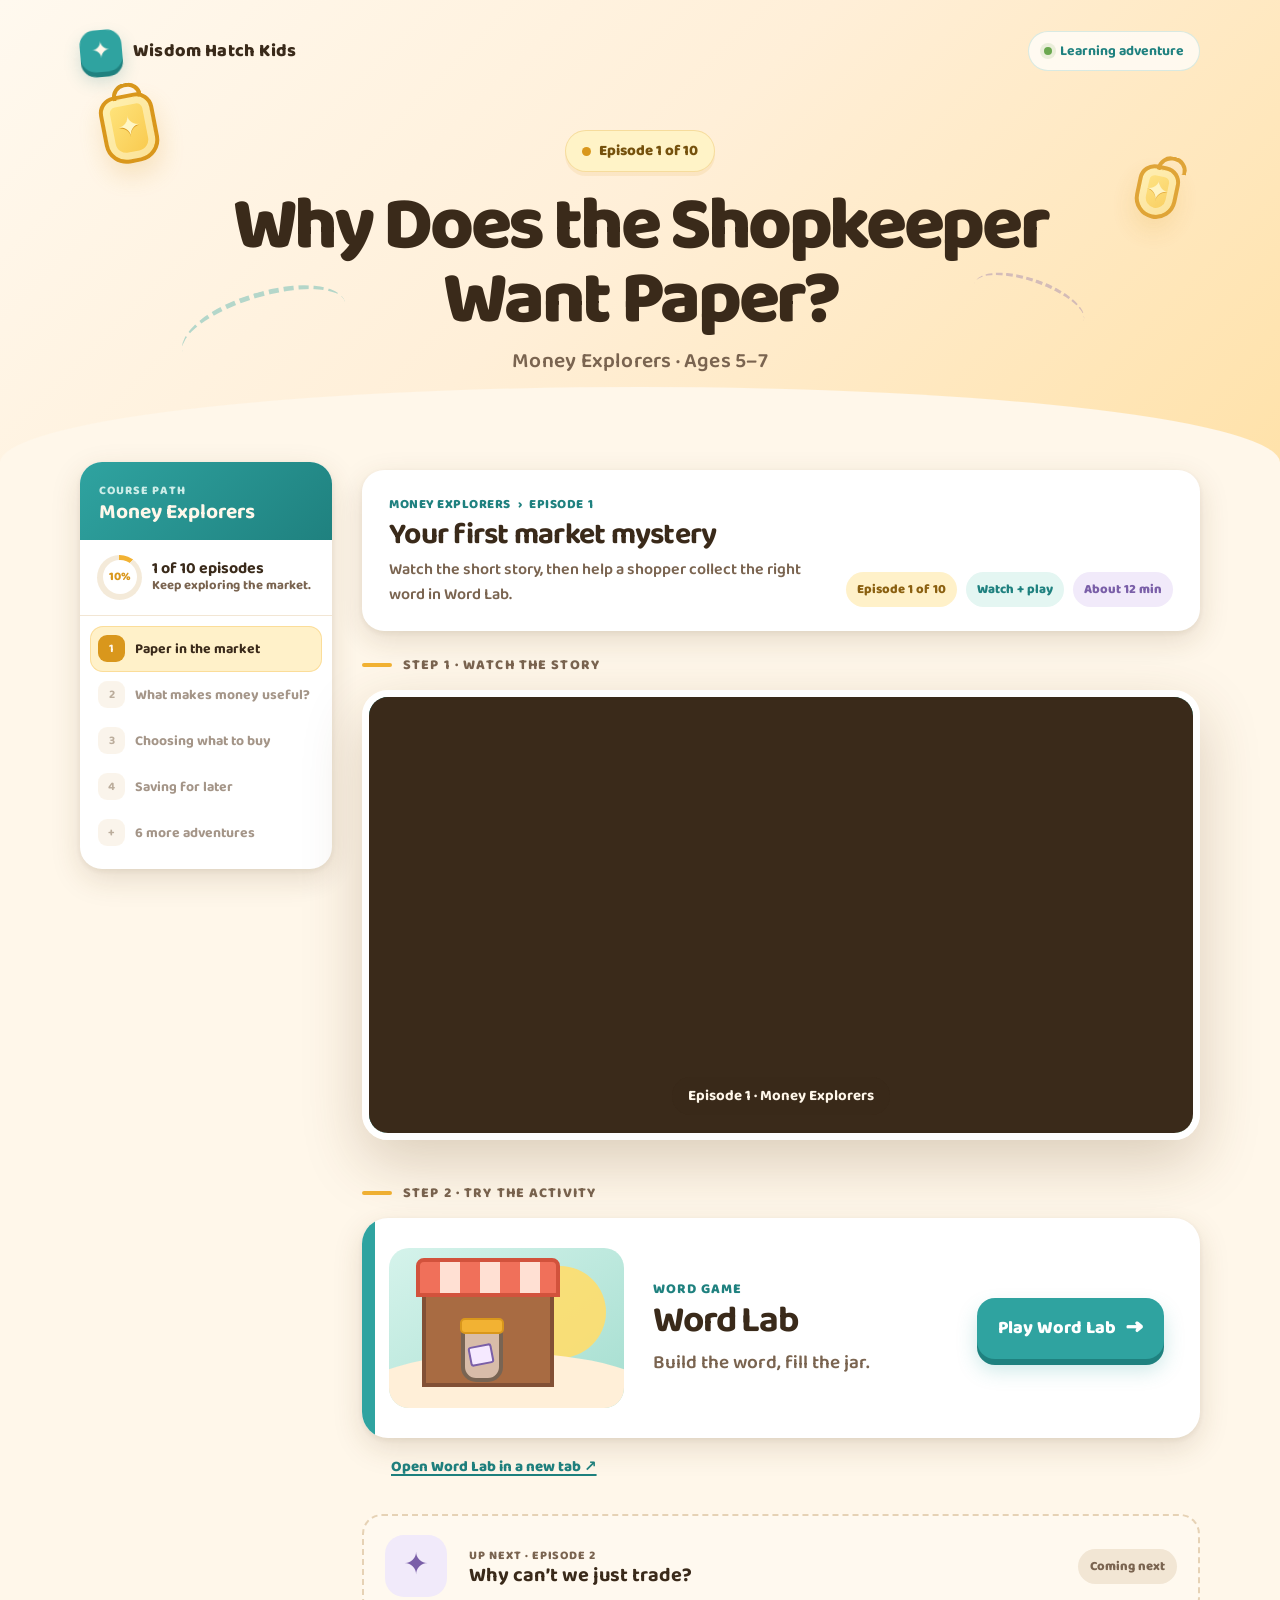
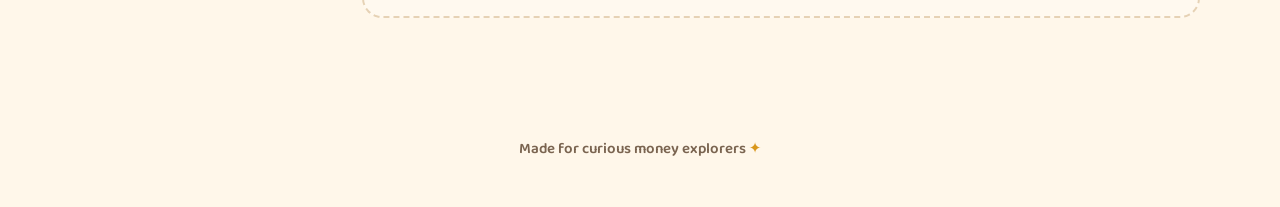
<file: vocab/lms.html>
<!doctype html>
<html lang="en">
<head>
  <meta charset="utf-8">
  <meta name="viewport" content="width=device-width, initial-scale=1">
  <meta name="theme-color" content="#FFF7EA">
  <title>Money Explorers · Wisdom Hatch Kids</title>
  <link rel="preconnect" href="https://fonts.googleapis.com">
  <link rel="preconnect" href="https://fonts.gstatic.com" crossorigin>
  <link href="https://fonts.googleapis.com/css2?family=Baloo+2:wght@400;500;600;700;800&display=swap" rel="stylesheet">
  <style>
    :root {
      --cream:#FFF7EA; --cream2:#FFEFD8; --ink:#3A2A1A; --ink2:#7A6450;
      --gold:#F2B233; --gold-d:#D9971C; --teal:#2FA3A0; --teal-d:#1F817F;
      --coral:#F0705A; --coral-d:#D2523C; --plum:#7A5FA8; --leaf:#6BA84F;
      --card:#FFFFFF;
      --shadow:0 10px 30px rgba(90,60,20,.15), 0 2px 6px rgba(90,60,20,.08);
      --shadow-lg:0 22px 60px rgba(90,60,20,.22);
      --r:26px;
    }

    * { box-sizing:border-box; }
    html { scroll-behavior:smooth; }
    body { margin:0; color:var(--ink); background:var(--cream); font-family:'Baloo 2','Nunito',system-ui,sans-serif; overflow-x:hidden; }
    button, a { font:inherit; }
    button { border:0; }
    a { color:inherit; }

    .page { position:relative; min-height:100vh; overflow:hidden; }
    .container { width:min(1120px, calc(100% - 56px)); margin:0 auto; position:relative; z-index:2; }
    .hero { min-height:410px; padding:30px 0 84px; position:relative; background:linear-gradient(135deg, #FFF9EF 0%, var(--cream2) 48%, #FFE2AA 100%); overflow:hidden; }
    .hero::after { content:""; position:absolute; left:0; right:0; bottom:-1px; height:76px; background:var(--cream); border-radius:50% 50% 0 0 / 100% 100% 0 0; }
    .topbar { display:flex; align-items:center; justify-content:space-between; animation:rise .55s both; }
    .brand { display:flex; align-items:center; gap:11px; font-size:18px; font-weight:800; letter-spacing:.01em; }
    .brand-mark { width:42px; height:42px; display:grid; place-items:center; border-radius:15px; color:var(--cream); background:var(--teal); box-shadow:0 5px 0 var(--teal-d), 0 9px 17px rgba(31,129,127,.22); font-size:23px; transform:rotate(-5deg); }
    .family-chip { display:inline-flex; align-items:center; gap:8px; padding:8px 15px; color:var(--teal-d); background:rgba(255,255,255,.72); border:1px solid rgba(47,163,160,.18); border-radius:99px; font-size:14px; font-weight:700; }
    .family-chip::before { content:""; width:8px; height:8px; border-radius:50%; background:var(--leaf); box-shadow:0 0 0 4px rgba(107,168,79,.14); }

    .hero-copy { max-width:820px; margin:58px auto 0; text-align:center; }
    .eyebrow { display:inline-flex; align-items:center; gap:8px; padding:8px 16px; color:#75510D; background:#FFF3C7; border:1px solid rgba(217,151,28,.25); border-radius:999px; font-size:15px; font-weight:800; box-shadow:0 4px 0 rgba(217,151,28,.11); animation:rise .55s .12s both; }
    .eyebrow .dot { width:9px; height:9px; border-radius:50%; background:var(--gold-d); }
    h1 { margin:18px 0 7px; font-size:clamp(44px, 6vw, 75px); font-weight:800; line-height:.98; letter-spacing:-.045em; animation:rise .6s .2s both; }
    .subtitle { margin:0; color:var(--ink2); font-size:21px; font-weight:600; letter-spacing:.01em; animation:rise .6s .28s both; }

    .lantern { position:absolute; z-index:1; width:55px; height:69px; border:4px solid var(--gold-d); border-radius:17px 17px 22px 22px; background:linear-gradient(135deg,#FFE782,#F8C648); box-shadow:inset 0 0 0 7px rgba(255,250,216,.55), 0 12px 25px rgba(217,151,28,.2); transform:translateY(var(--parallax, 0px)) rotate(var(--rotation, 0deg)); }
    .lantern::before { content:""; position:absolute; width:22px; height:12px; border:4px solid var(--gold-d); border-bottom:0; border-radius:14px 14px 0 0; top:-15px; left:12px; }
    .lantern::after { content:"✦"; position:absolute; inset:0; display:grid; place-items:center; color:#fff7c6; font-size:28px; text-shadow:0 1px 0 var(--gold-d); }
    .lantern.one { top:94px; left:8%; --rotation:-11deg; }
    .lantern.two { top:165px; right:8%; width:42px; height:54px; --rotation:12deg; opacity:.83; }
    .squiggle { position:absolute; width:170px; height:70px; border-top:5px dashed rgba(47,163,160,.36); border-radius:50%; transform:rotate(-17deg); }
    .squiggle.one { left:14%; bottom:100px; } .squiggle.two { right:13%; bottom:125px; transform:rotate(19deg) scale(.68); border-color:rgba(122,95,168,.32); }

    .course-shell { display:grid; grid-template-columns:252px minmax(0, 1fr); gap:30px; align-items:start; padding:0 0 92px; }
    .course-nav { position:sticky; top:24px; overflow:hidden; border-radius:22px; background:var(--card); box-shadow:var(--shadow); }
    .course-nav-head { padding:19px 19px 16px; color:var(--cream); background:linear-gradient(135deg,var(--teal),var(--teal-d)); }
    .course-nav-head .small { display:block; color:#CDEDE8; font-size:12px; font-weight:800; letter-spacing:.08em; text-transform:uppercase; }
    .course-nav-head strong { display:block; margin-top:2px; font-size:21px; line-height:1.03; }
    .course-progress { display:flex; align-items:center; gap:10px; padding:15px 17px; border-bottom:1px solid #F2E6D4; }
    .progress-ring { display:grid; place-items:center; flex:0 0 auto; width:45px; height:45px; border-radius:50%; background:conic-gradient(var(--gold) 10%, #F4EAD9 0); }
    .progress-ring span { display:grid; place-items:center; width:34px; height:34px; border-radius:50%; background:var(--card); color:var(--gold-d); font-size:12px; font-weight:800; }
    .course-progress div { color:var(--ink2); font-size:13px; line-height:1.15; font-weight:700; }
    .course-progress b { display:block; color:var(--ink); font-size:16px; }
    .module-list { padding:10px 10px 13px; list-style:none; margin:0; }
    .module-list li { display:flex; align-items:center; gap:10px; min-height:46px; padding:7px 8px; border-radius:13px; color:var(--ink2); font-size:14px; font-weight:700; }
    .module-list .module-number { display:grid; place-items:center; flex:0 0 auto; width:27px; height:27px; border-radius:9px; color:#9C876E; background:#F9F0E3; font-size:12px; }
    .module-list .active { color:var(--ink); background:#FFF1C9; box-shadow:inset 0 0 0 1px rgba(242,178,51,.32); }
    .module-list .active .module-number { color:var(--cream); background:var(--gold-d); }
    .module-list .locked { opacity:.68; }
    .course-content { min-width:0; padding-top:8px; }
    .lesson-overview { display:grid; grid-template-columns:1fr auto; gap:24px; align-items:end; margin-bottom:23px; padding:24px 27px; border-radius:22px; background:var(--card); box-shadow:var(--shadow); }
    .breadcrumb { display:flex; align-items:center; gap:7px; margin-bottom:5px; color:var(--teal-d); font-size:13px; font-weight:800; letter-spacing:.04em; text-transform:uppercase; }
    .lesson-overview h2 { margin:0; font-size:30px; line-height:1; letter-spacing:-.025em; }
    .lesson-overview p { max-width:590px; margin:7px 0 0; color:var(--ink2); font-size:16px; font-weight:600; }
    .lesson-meta { display:flex; gap:9px; flex-wrap:wrap; justify-content:flex-end; }
    .meta-pill { padding:7px 11px; border-radius:999px; color:var(--plum); background:#F1EAFA; font-size:13px; font-weight:800; white-space:nowrap; }
    .meta-pill.teal { color:var(--teal-d); background:#E4F6F2; }
    .meta-pill.gold { color:#8B6010; background:#FFF1C9; }
    main { padding:0; }
    .section-label { display:flex; align-items:center; gap:11px; margin:23px 0 14px; color:var(--ink2); font-size:14px; font-weight:800; letter-spacing:.08em; text-transform:uppercase; }
    .section-label::before { content:""; width:30px; height:4px; border-radius:9px; background:var(--gold); }
    .reveal { opacity:0; transform:translateY(24px); transition:opacity .65s ease, transform .65s ease; }
    .reveal.visible { opacity:1; transform:none; }

    .video-card { position:relative; aspect-ratio:16 / 8.6; overflow:hidden; border:7px solid var(--card); border-radius:var(--r); box-shadow:var(--shadow-lg); background:linear-gradient(140deg, #177D7D 0%, var(--teal) 47%, #72C7B1 100%); }
    .drive-video { position:absolute; z-index:7; inset:0; width:100%; height:100%; border:0; background:var(--ink); }
    .video-card::before { content:""; position:absolute; inset:0; opacity:.22; background-image:radial-gradient(circle at 20% 30%,#fff 0 3px,transparent 4px), radial-gradient(circle at 78% 21%,#fff 0 2px,transparent 3px), radial-gradient(circle at 56% 76%,#fff 0 3px,transparent 4px); background-size:100px 100px, 130px 130px, 155px 155px; }
    .video-card::after { content:""; position:absolute; left:-5%; right:-5%; bottom:-15%; height:44%; background:var(--cream2); border-radius:50% 50% 0 0 / 100% 100% 0 0; transform:rotate(-2deg); }
    .poster-sun { position:absolute; width:180px; height:180px; top:12%; right:12%; border-radius:50%; background:#FFE283; box-shadow:0 0 0 14px rgba(255,241,177,.18); }
    .market-stall { position:absolute; bottom:15%; left:13%; width:43%; height:39%; z-index:1; }
    .stall-roof { position:absolute; left:0; right:0; top:0; height:35%; border-radius:13px 13px 4px 4px; background:repeating-linear-gradient(90deg, var(--coral) 0 32px, #FFD9CA 32px 64px); border:4px solid var(--coral-d); box-shadow:0 6px 0 rgba(58,42,26,.12); }
    .stall-sign { position:absolute; top:17%; left:28%; width:44%; padding:5px 2px; z-index:1; text-align:center; border-radius:6px; color:var(--ink); background:#FFF5CE; border:3px solid var(--gold-d); font-size:clamp(11px,1.5vw,18px); font-weight:800; transform:rotate(-2deg); }
    .stall-body { position:absolute; left:8%; right:8%; top:33%; bottom:0; background:#B97944; border:5px solid #8D5530; border-bottom:0; border-radius:6px 6px 0 0; }
    .jar { position:absolute; z-index:2; width:18%; aspect-ratio:.7; bottom:11%; border-radius:12px 12px 18px 18px; background:linear-gradient(90deg,rgba(255,255,255,.78),rgba(255,255,255,.27)); border:4px solid rgba(58,42,26,.5); }
    .jar::before { content:""; position:absolute; left:-8%; right:-8%; top:-10%; height:18%; border-radius:7px; background:var(--gold); border:3px solid var(--gold-d); }
    .jar.a { left:22%; } .jar.b { left:47%; transform:scale(.82); } .jar.c { left:67%; transform:scale(.93); }
    .poster-copy { position:absolute; z-index:2; right:10%; bottom:18%; width:37%; color:var(--ink); text-align:center; }
    .poster-copy .mini-title { display:block; font-size:clamp(19px,2.7vw,35px); font-weight:800; line-height:1; transform:rotate(2deg); }
    .poster-copy .mini-sub { display:block; margin-top:6px; color:var(--ink2); font-size:clamp(12px,1.5vw,17px); font-weight:700; }
    .video-overlay { position:absolute; z-index:4; inset:0; display:grid; place-items:center; }
    .play-ring { display:grid; place-items:center; width:102px; height:102px; border-radius:50%; color:var(--ink); background:var(--gold); border:6px solid #FFF5CE; box-shadow:0 0 0 14px rgba(255,248,218,.26), 0 13px 0 var(--gold-d), 0 20px 33px rgba(30,100,94,.3); animation:pulse 2.4s ease-out infinite; }
    .play-ring span { margin-left:6px; width:0; height:0; border-top:17px solid transparent; border-bottom:17px solid transparent; border-left:25px solid var(--ink); }
    .video-caption { position:absolute; z-index:8; left:50%; bottom:18px; transform:translateX(-50%); padding:7px 16px; border-radius:999px; color:var(--cream); background:rgba(58,42,26,.68); backdrop-filter:blur(6px); white-space:nowrap; pointer-events:none; font-size:15px; font-weight:700; }

    .game-section { margin-top:42px; }
    .game-card { position:relative; display:grid; grid-template-columns:235px 1fr auto; align-items:center; gap:29px; min-height:220px; overflow:hidden; padding:29px 36px 29px 27px; border-radius:var(--r); color:var(--ink); background:var(--card); box-shadow:var(--shadow); transition:transform .28s ease, box-shadow .28s ease; }
    .game-card::before { content:""; position:absolute; top:0; bottom:0; left:0; width:13px; background:var(--teal); }
    .game-card:hover { transform:translateY(-7px); box-shadow:var(--shadow-lg); }
    .game-illustration { position:relative; height:160px; border-radius:20px; overflow:hidden; background:linear-gradient(145deg,#D5F3EB,#A5DED0); }
    .game-illustration::before { content:""; position:absolute; width:92px; height:92px; right:18px; top:18px; border-radius:50%; background:#FFDE6D; opacity:.9; }
    .game-illustration::after { content:""; position:absolute; left:-15%; right:-15%; bottom:-35px; height:90px; border-radius:50%; background:var(--cream2); }
    .tiny-stall { position:absolute; z-index:1; bottom:21px; left:33px; width:132px; height:104px; background:#A86B42; border:4px solid #825035; border-radius:5px 5px 0 0; }
    .tiny-stall::before { content:""; position:absolute; top:-29px; left:-10px; right:-10px; height:31px; border:4px solid var(--coral-d); border-radius:8px 8px 0 0; background:repeating-linear-gradient(90deg,var(--coral) 0 20px,#FFE0D3 20px 40px); }
    .tiny-jar { position:absolute; z-index:2; bottom:26px; left:72px; width:42px; height:58px; border:4px solid rgba(58,42,26,.6); border-radius:10px 10px 15px 15px; background:rgba(255,255,255,.55); }
    .tiny-jar::before { content:""; position:absolute; top:-10px; left:-5px; right:-5px; height:12px; border-radius:5px; background:var(--gold); border:2px solid var(--gold-d); }
    .tiny-paper { position:absolute; z-index:3; bottom:43px; left:80px; width:24px; height:20px; border:2px solid var(--plum); border-radius:3px; background:#F5E9FF; transform:rotate(-11deg); }
    .game-kicker { margin:0 0 2px; color:var(--teal-d); font-size:14px; font-weight:800; letter-spacing:.07em; text-transform:uppercase; }
    h2 { margin:0; font-size:37px; line-height:1; letter-spacing:-.03em; }
    .game-description { margin:9px 0 0; color:var(--ink2); font-size:19px; font-weight:600; }
    .launch { display:inline-flex; align-items:center; justify-content:center; gap:10px; min-width:182px; min-height:61px; padding:12px 21px; border-radius:18px; color:#fff; background:var(--teal); box-shadow:0 6px 0 var(--teal-d), 0 11px 20px rgba(47,163,160,.25); text-decoration:none; font-size:18px; font-weight:800; cursor:pointer; transition:transform .18s ease, box-shadow .18s ease; }
    .launch:hover { transform:translateY(-3px); box-shadow:0 9px 0 var(--teal-d), 0 15px 24px rgba(47,163,160,.27); }
    .launch:active { transform:translateY(4px); box-shadow:0 2px 0 var(--teal-d); }
    .launch .arrow { font-size:24px; line-height:0; }
    .new-tab { display:inline-block; margin:17px 0 0 29px; color:var(--teal-d); font-size:15px; font-weight:800; text-decoration-thickness:2px; text-underline-offset:3px; }
    .next-up { display:grid; grid-template-columns:68px 1fr auto; align-items:center; gap:16px; margin-top:35px; padding:19px 21px; border:2px dashed #E6D2B5; border-radius:20px; background:#FFF9EF; }
    .next-up-icon { display:grid; place-items:center; width:62px; height:62px; border-radius:19px; color:var(--plum); background:#F1EAFA; font-size:30px; }
    .next-up .overline { display:block; color:var(--ink2); font-size:12px; font-weight:800; letter-spacing:.08em; text-transform:uppercase; }
    .next-up strong { display:block; font-size:20px; line-height:1.05; }
    .next-up .status { padding:7px 12px; border-radius:999px; color:var(--ink2); background:#F2E6D4; font-size:13px; font-weight:800; }

    .game-modal { position:fixed; z-index:20; inset:0; display:grid; padding:24px; visibility:hidden; opacity:0; background:rgba(58,42,26,.58); backdrop-filter:blur(8px); transition:opacity .32s ease, visibility .32s ease; }
    .game-modal.open { visibility:visible; opacity:1; }
    .game-frame-wrap { position:relative; width:min(1280px,100%); height:min(850px,100%); margin:auto; overflow:hidden; border:6px solid var(--card); border-radius:var(--r); background:var(--cream); box-shadow:var(--shadow-lg); transform:scale(.94); transition:transform .36s cubic-bezier(.2,.8,.2,1); }
    .game-modal.open .game-frame-wrap { transform:scale(1); }
    .game-frame { display:block; width:100%; height:100%; border:0; background:var(--cream); }
    .back { position:absolute; z-index:2; top:18px; left:18px; display:inline-flex; align-items:center; gap:8px; min-height:49px; padding:8px 16px; border-radius:15px; color:var(--ink); background:rgba(255,247,234,.94); box-shadow:0 4px 14px rgba(58,42,26,.17); font-weight:800; cursor:pointer; transition:transform .18s ease; }
    .back:hover { transform:translateX(-3px); }

    footer { padding:27px 0 46px; color:var(--ink2); text-align:center; font-size:15px; font-weight:600; }
    .spark { color:var(--gold-d); }
    @keyframes rise { from { opacity:0; transform:translateY(18px); } to { opacity:1; transform:none; } }
    @keyframes pulse { 0%,100% { box-shadow:0 0 0 14px rgba(255,248,218,.26),0 13px 0 var(--gold-d),0 20px 33px rgba(30,100,94,.3); } 50% { box-shadow:0 0 0 25px rgba(255,248,218,.13),0 13px 0 var(--gold-d),0 20px 33px rgba(30,100,94,.3); } }
    @media (max-width:900px) { .course-shell { grid-template-columns:1fr; } .course-nav { position:static; display:none; } }
    @media (max-width:780px) { .container { width:min(100% - 32px,1120px); } .hero-copy { margin-top:65px; } .lesson-overview { grid-template-columns:1fr; } .lesson-meta { justify-content:flex-start; } .game-card { grid-template-columns:150px 1fr; padding-right:24px; } .game-card .launch { grid-column:2; justify-self:start; } .new-tab { margin-left:0; } .lantern.one { left:3%; } .lantern.two { right:3%; } }
    @media (prefers-reduced-motion:reduce) { html { scroll-behavior:auto; } *,*::before,*::after { animation-duration:.01ms !important; animation-iteration-count:1 !important; transition-duration:.01ms !important; } }
  </style>
</head>
<body>
  <div class="page">
    <header class="hero">
      <div class="lantern one" data-parallax=".12"></div><div class="lantern two" data-parallax=".2"></div>
      <div class="squiggle one"></div><div class="squiggle two"></div>
      <div class="container">
        <div class="topbar"><div class="brand"><span class="brand-mark">✦</span> Wisdom Hatch Kids</div><span class="family-chip">Learning adventure</span></div>
        <div class="hero-copy"><div class="eyebrow"><span class="dot"></span> Episode 1 of 10</div><h1>Why Does the Shopkeeper Want Paper?</h1><p class="subtitle">Money Explorers · Ages 5–7</p></div>
      </div>
    </header>

    <div class="container course-shell">
      <aside class="course-nav" aria-label="Money Explorers course lessons">
        <div class="course-nav-head"><span class="small">Course path</span><strong>Money Explorers</strong></div>
        <div class="course-progress"><div class="progress-ring"><span>10%</span></div><div><b>1 of 10 episodes</b>Keep exploring the market.</div></div>
        <ol class="module-list">
          <li class="active"><span class="module-number">1</span> Paper in the market</li>
          <li class="locked"><span class="module-number">2</span> What makes money useful?</li>
          <li class="locked"><span class="module-number">3</span> Choosing what to buy</li>
          <li class="locked"><span class="module-number">4</span> Saving for later</li>
          <li class="locked"><span class="module-number">+</span> 6 more adventures</li>
        </ol>
      </aside>

      <main class="course-content">
        <section class="lesson-overview reveal" aria-labelledby="lesson-title">
          <div><div class="breadcrumb">Money Explorers <span>&rsaquo;</span> Episode 1</div><h2 id="lesson-title">Your first market mystery</h2><p>Watch the short story, then help a shopper collect the right word in Word Lab.</p></div>
          <div class="lesson-meta"><span class="meta-pill gold">Episode 1 of 10</span><span class="meta-pill teal">Watch + play</span><span class="meta-pill">About 12 min</span></div>
        </section>
      <section class="reveal" aria-labelledby="episode-video">
        <div class="section-label">Step 1 · Watch the story</div>
        <div class="video-card" aria-labelledby="episode-video">
          <iframe class="drive-video" src="https://drive.google.com/file/d/1LtsTbT1u4Pu-Qtx66XlwPVsJyDGiy2vt/preview" title="Why Does the Shopkeeper Want Paper?" allow="autoplay; fullscreen" allowfullscreen></iframe>
          <span class="video-caption" id="episode-video">Episode 1 · Money Explorers</span>
        </div>
      </section>

      <section class="game-section reveal" aria-labelledby="word-lab-title">
        <div class="section-label">Step 2 · Try the activity</div>
        <article class="game-card">
          <div class="game-illustration" aria-hidden="true"><div class="tiny-stall"></div><div class="tiny-jar"></div><div class="tiny-paper"></div></div>
          <div><p class="game-kicker">Word game</p><h2 id="word-lab-title">Word Lab</h2><p class="game-description">Build the word, fill the jar.</p></div>
          <button class="launch" id="launch-game" type="button">Play Word Lab <span class="arrow">→</span></button>
        </article>
        <a class="new-tab" href="index.html" target="_blank" rel="noopener">Open Word Lab in a new tab ↗</a>
      </section>
      <section class="next-up reveal" aria-label="Next episode preview"><div class="next-up-icon">&#10022;</div><div><span class="overline">Up next · Episode 2</span><strong>Why can&rsquo;t we just trade?</strong></div><span class="status">Coming next</span></section>
      </main>
    </div>
    <footer>Made for curious money explorers <span class="spark">✦</span></footer>
  </div>

  <section class="game-modal" id="game-modal" aria-hidden="true" aria-label="Word Lab game">
    <div class="game-frame-wrap"><button class="back" id="back-to-lms" type="button">← Back</button><iframe class="game-frame" id="word-lab-frame" title="Word Lab game" allow="fullscreen" data-src="index.html"></iframe></div>
  </section>

  <script>
    const modal = document.querySelector('#game-modal');
    const frame = document.querySelector('#word-lab-frame');
    const launch = document.querySelector('#launch-game');
    const back = document.querySelector('#back-to-lms');
    const reducedMotion = window.matchMedia('(prefers-reduced-motion: reduce)').matches;

    function openGame() {
      if (!frame.src) frame.src = frame.dataset.src;
      modal.classList.add('open'); modal.setAttribute('aria-hidden', 'false');
      document.body.style.overflow = 'hidden'; back.focus();
    }
    function closeGame() {
      modal.classList.remove('open'); modal.setAttribute('aria-hidden', 'true');
      document.body.style.overflow = ''; launch.focus();
    }
    launch.addEventListener('click', openGame);
    back.addEventListener('click', closeGame);
    document.addEventListener('keydown', event => { if (event.key === 'Escape' && modal.classList.contains('open')) closeGame(); });

    const reveals = document.querySelectorAll('.reveal');
    if (reducedMotion || !('IntersectionObserver' in window)) {
      reveals.forEach(el => el.classList.add('visible'));
    } else {
      const revealObserver = new IntersectionObserver(entries => {
        entries.forEach(entry => {
          if (entry.isIntersecting) {
            entry.target.classList.add('visible');
            revealObserver.unobserve(entry.target);
          }
        });
      }, { threshold:.14 });
      reveals.forEach(el => revealObserver.observe(el));
    }

    if (!reducedMotion) window.addEventListener('scroll', () => {
      const y = window.scrollY;
      document.querySelectorAll('[data-parallax]').forEach(el => el.style.setProperty('--parallax', `${y * Number(el.dataset.parallax)}px`));
    }, { passive:true });
  </script>
</body>
</html>
</file>
